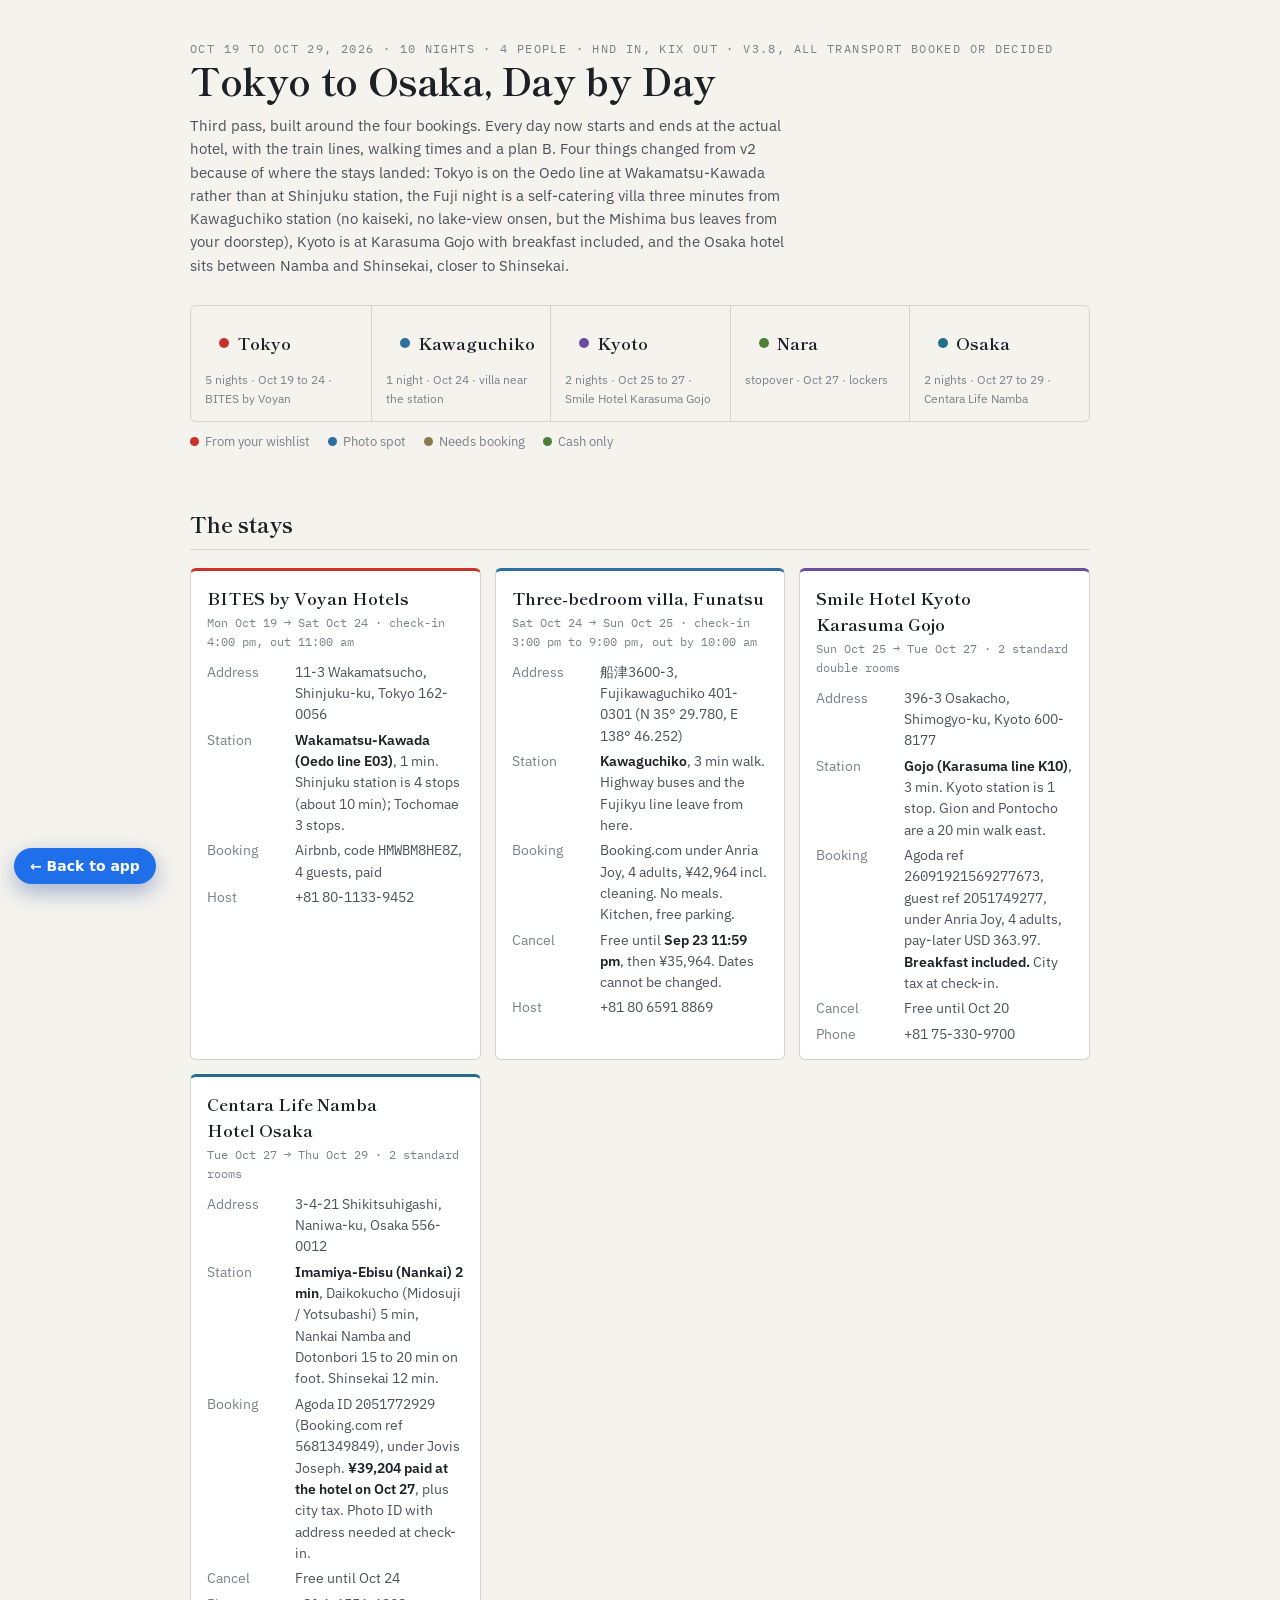
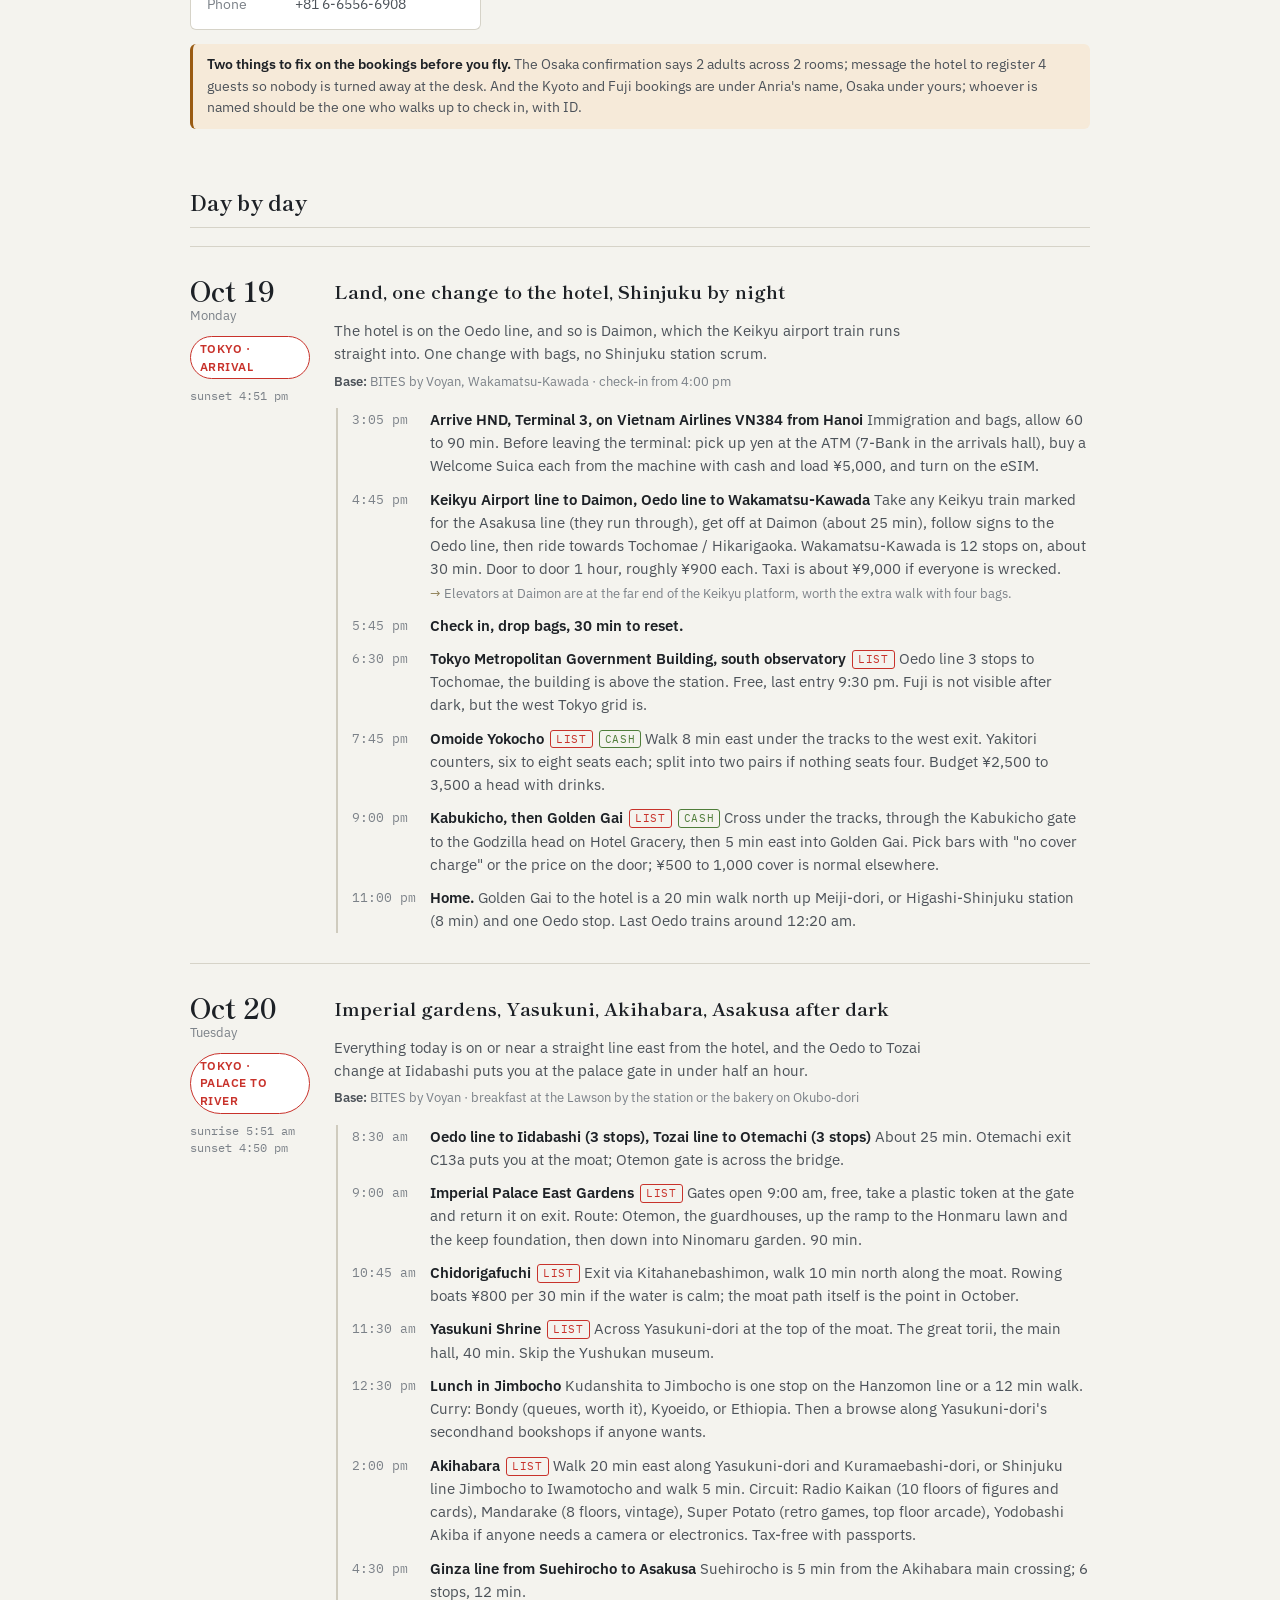
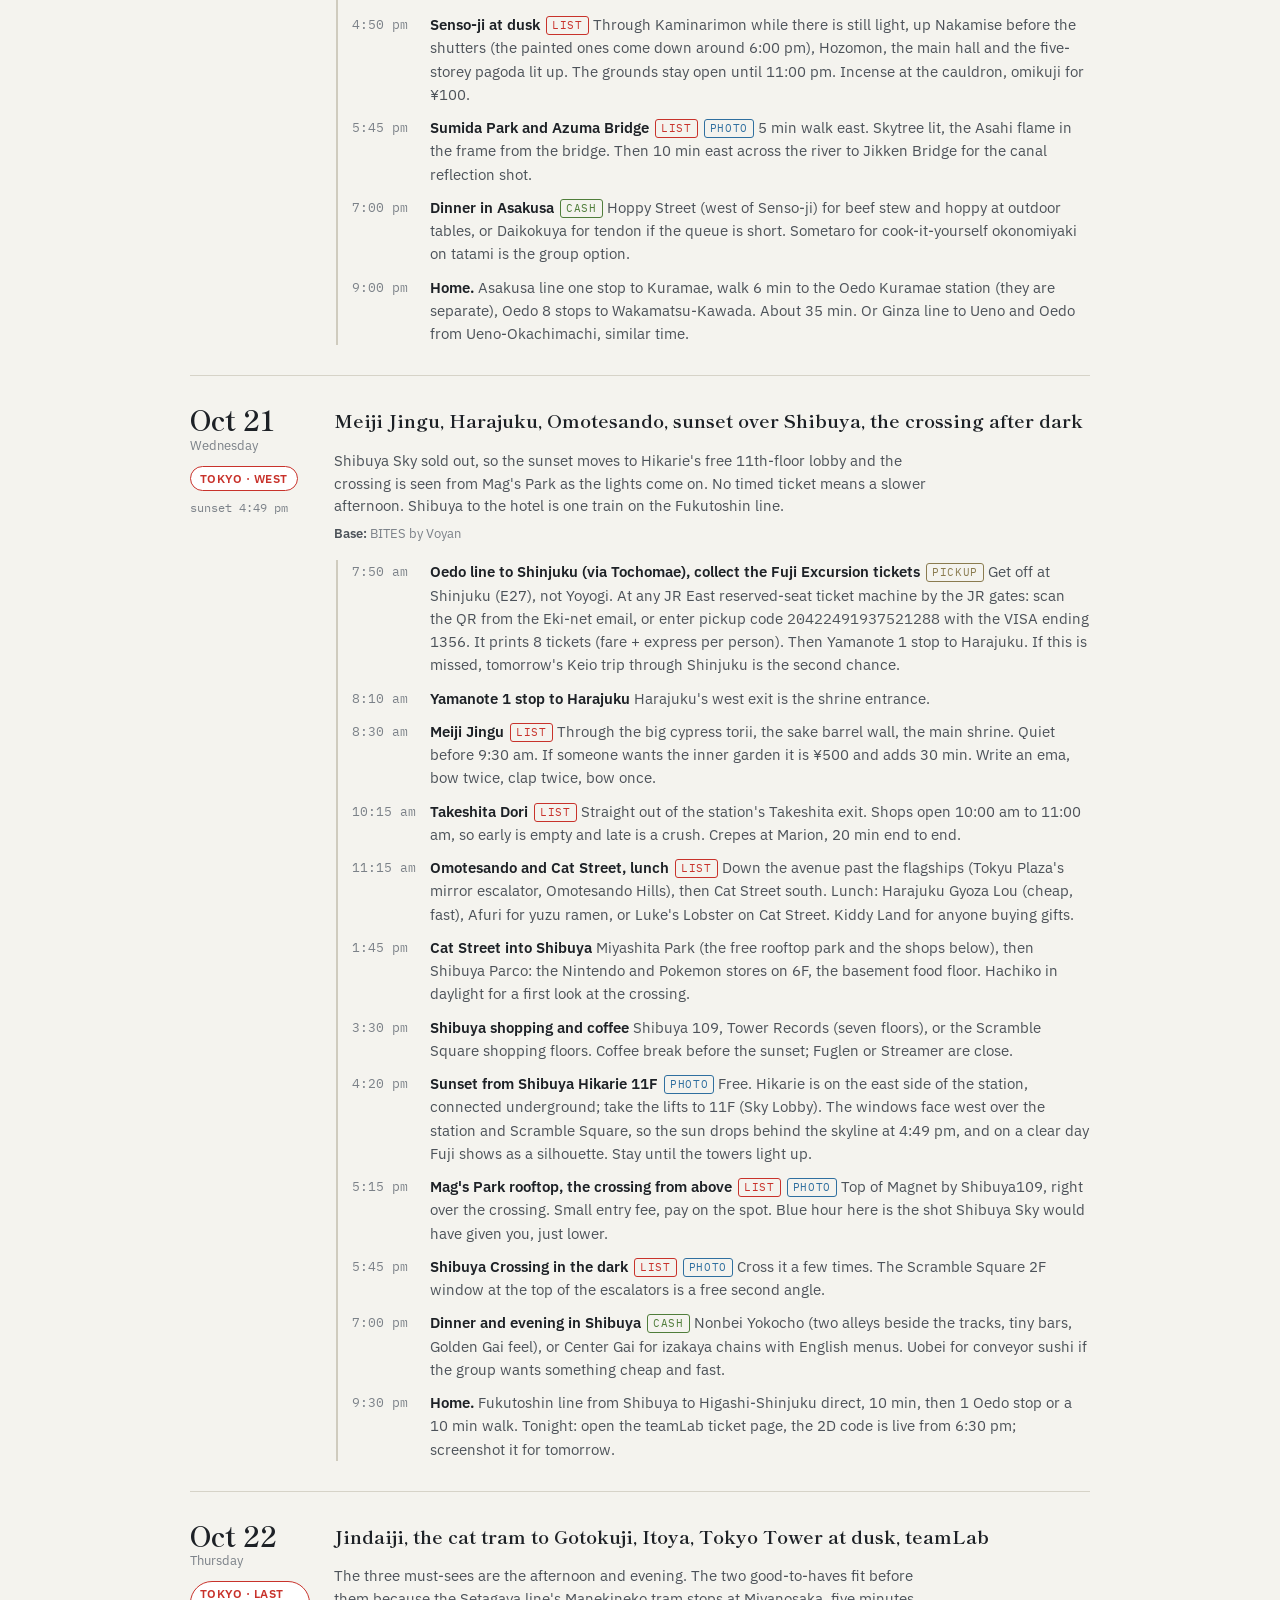
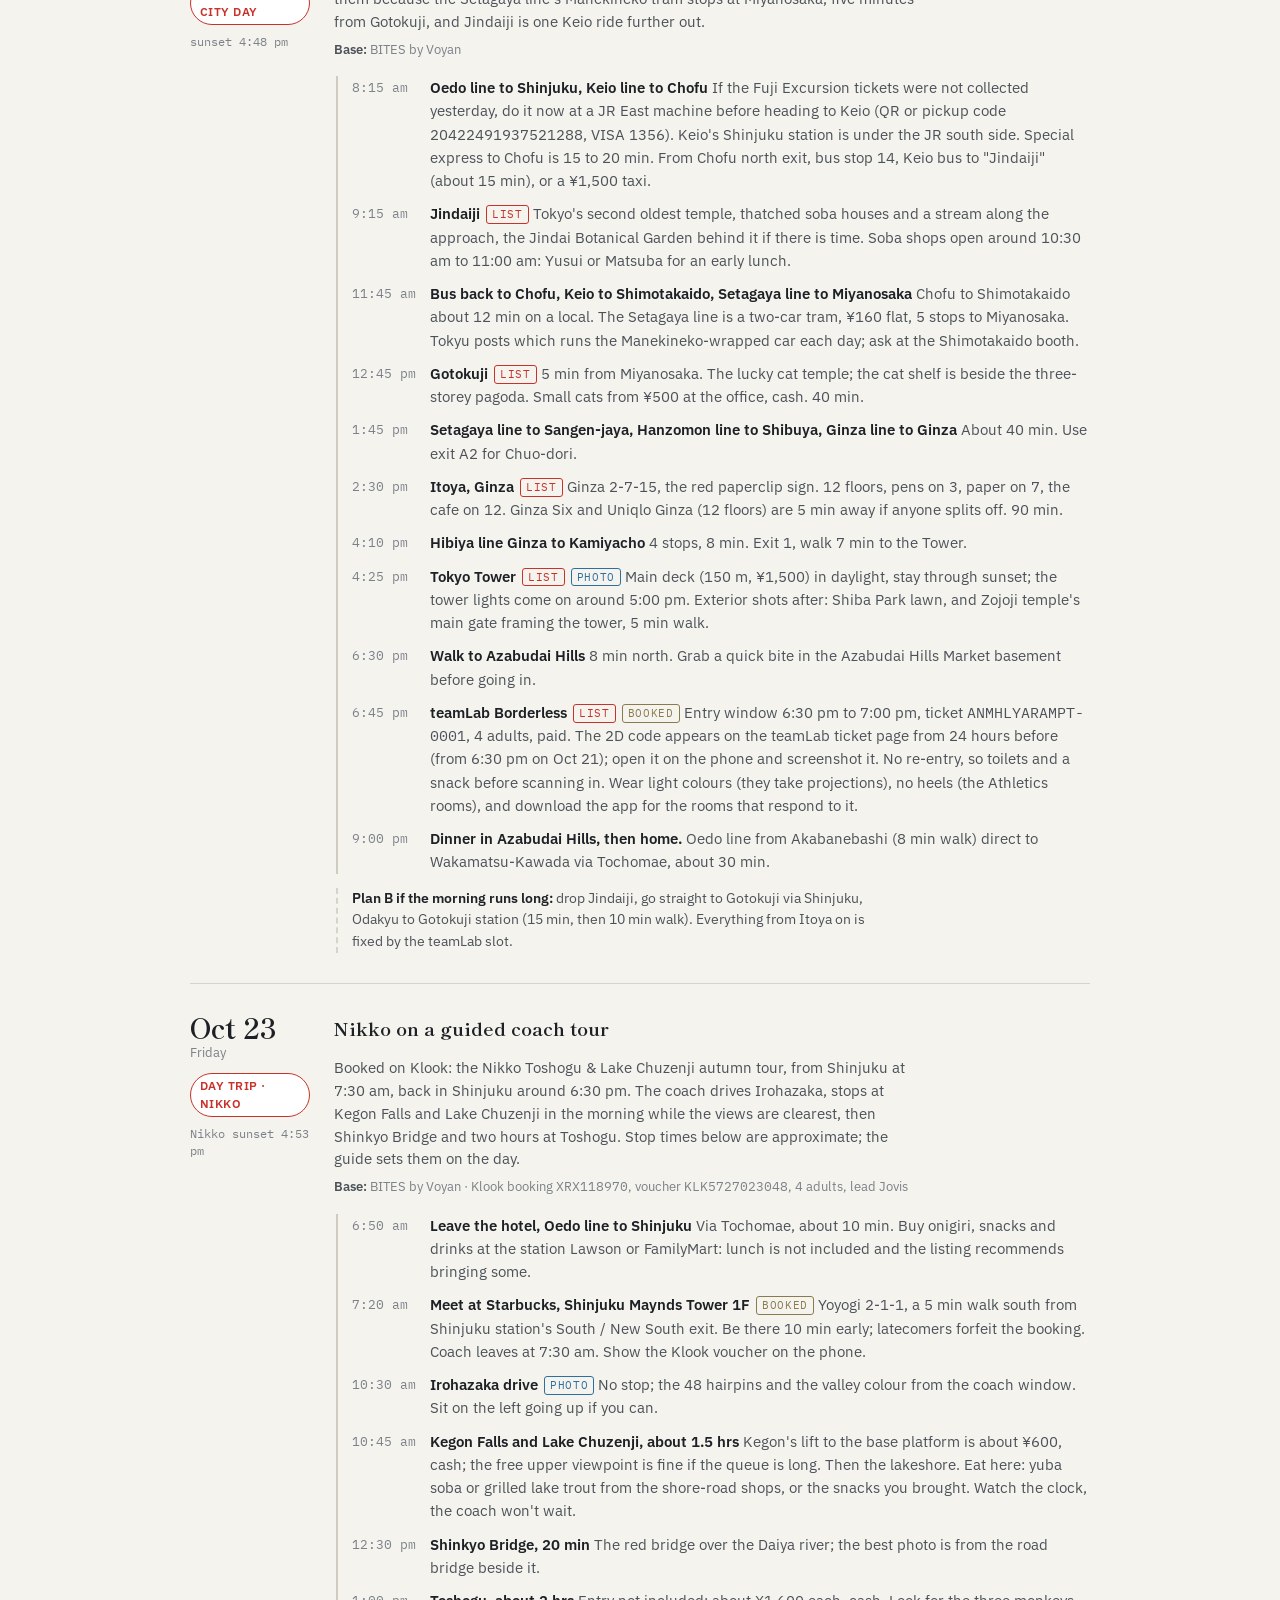
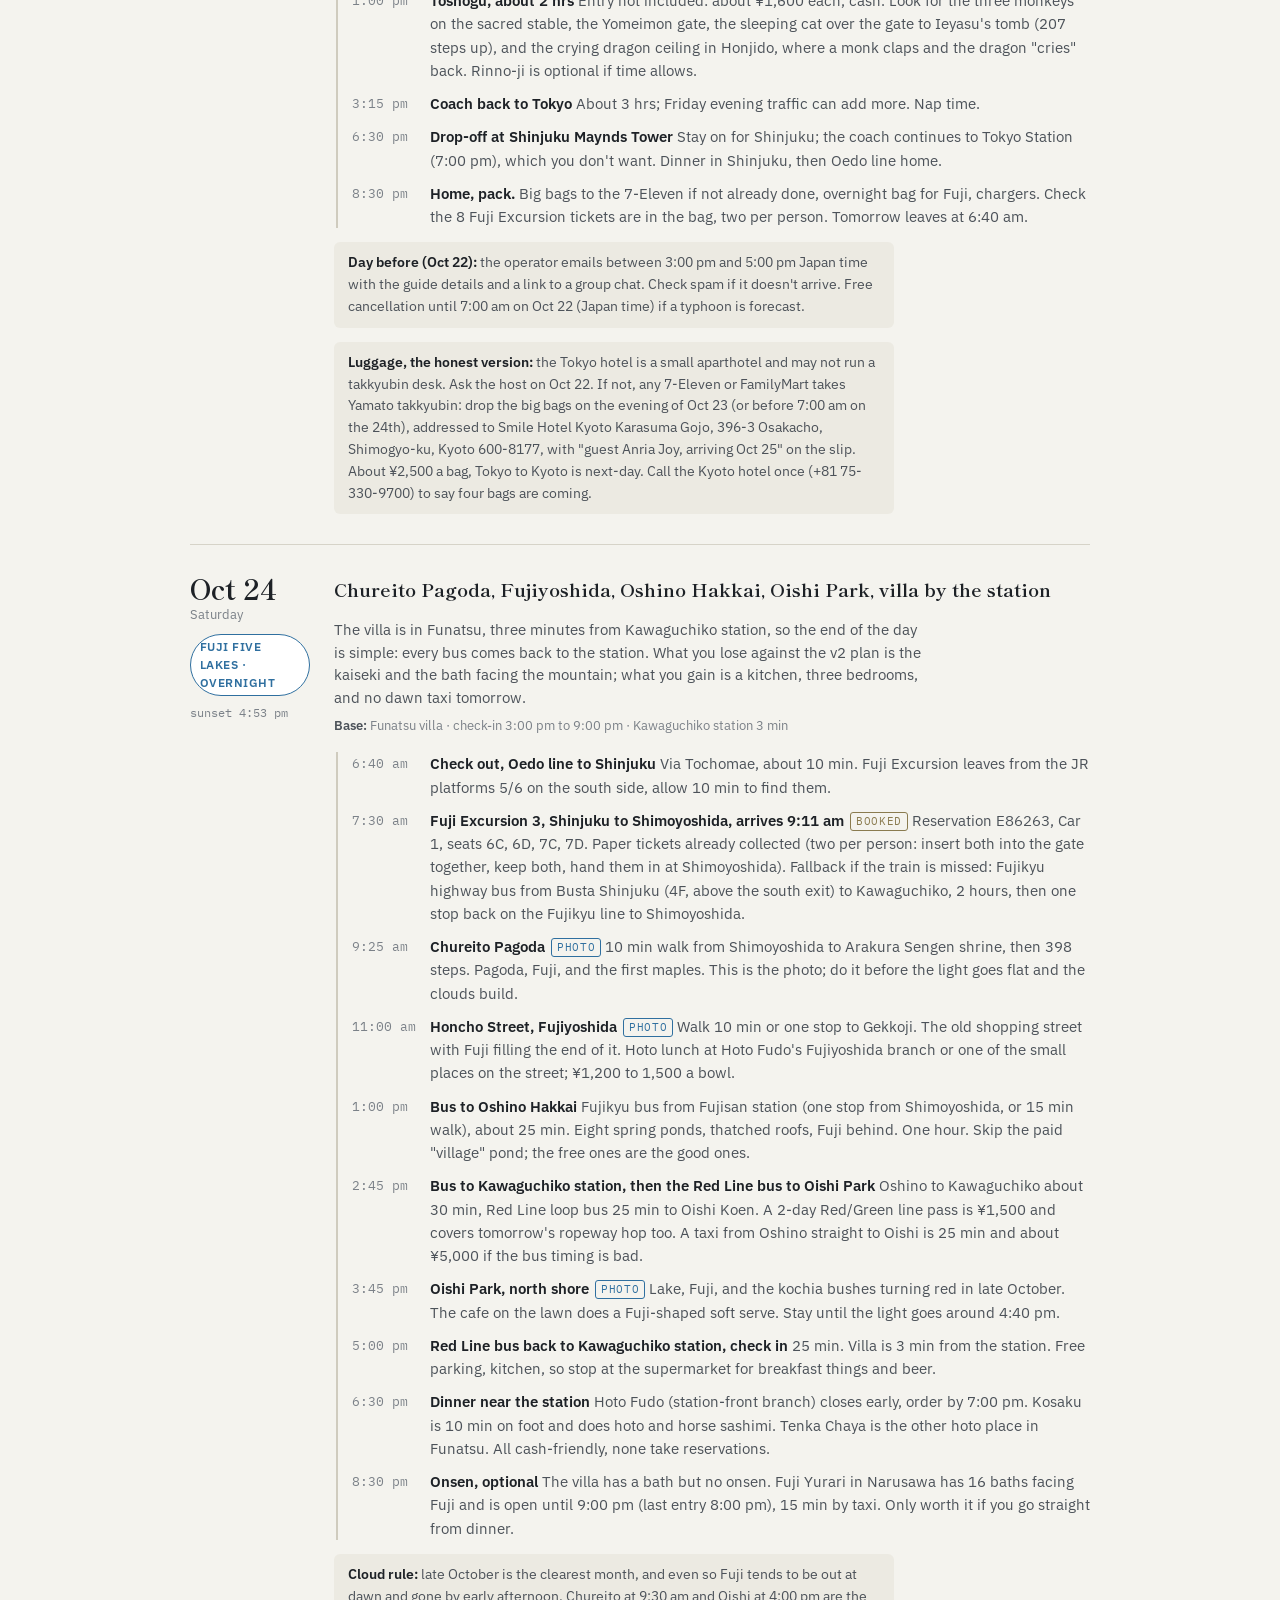
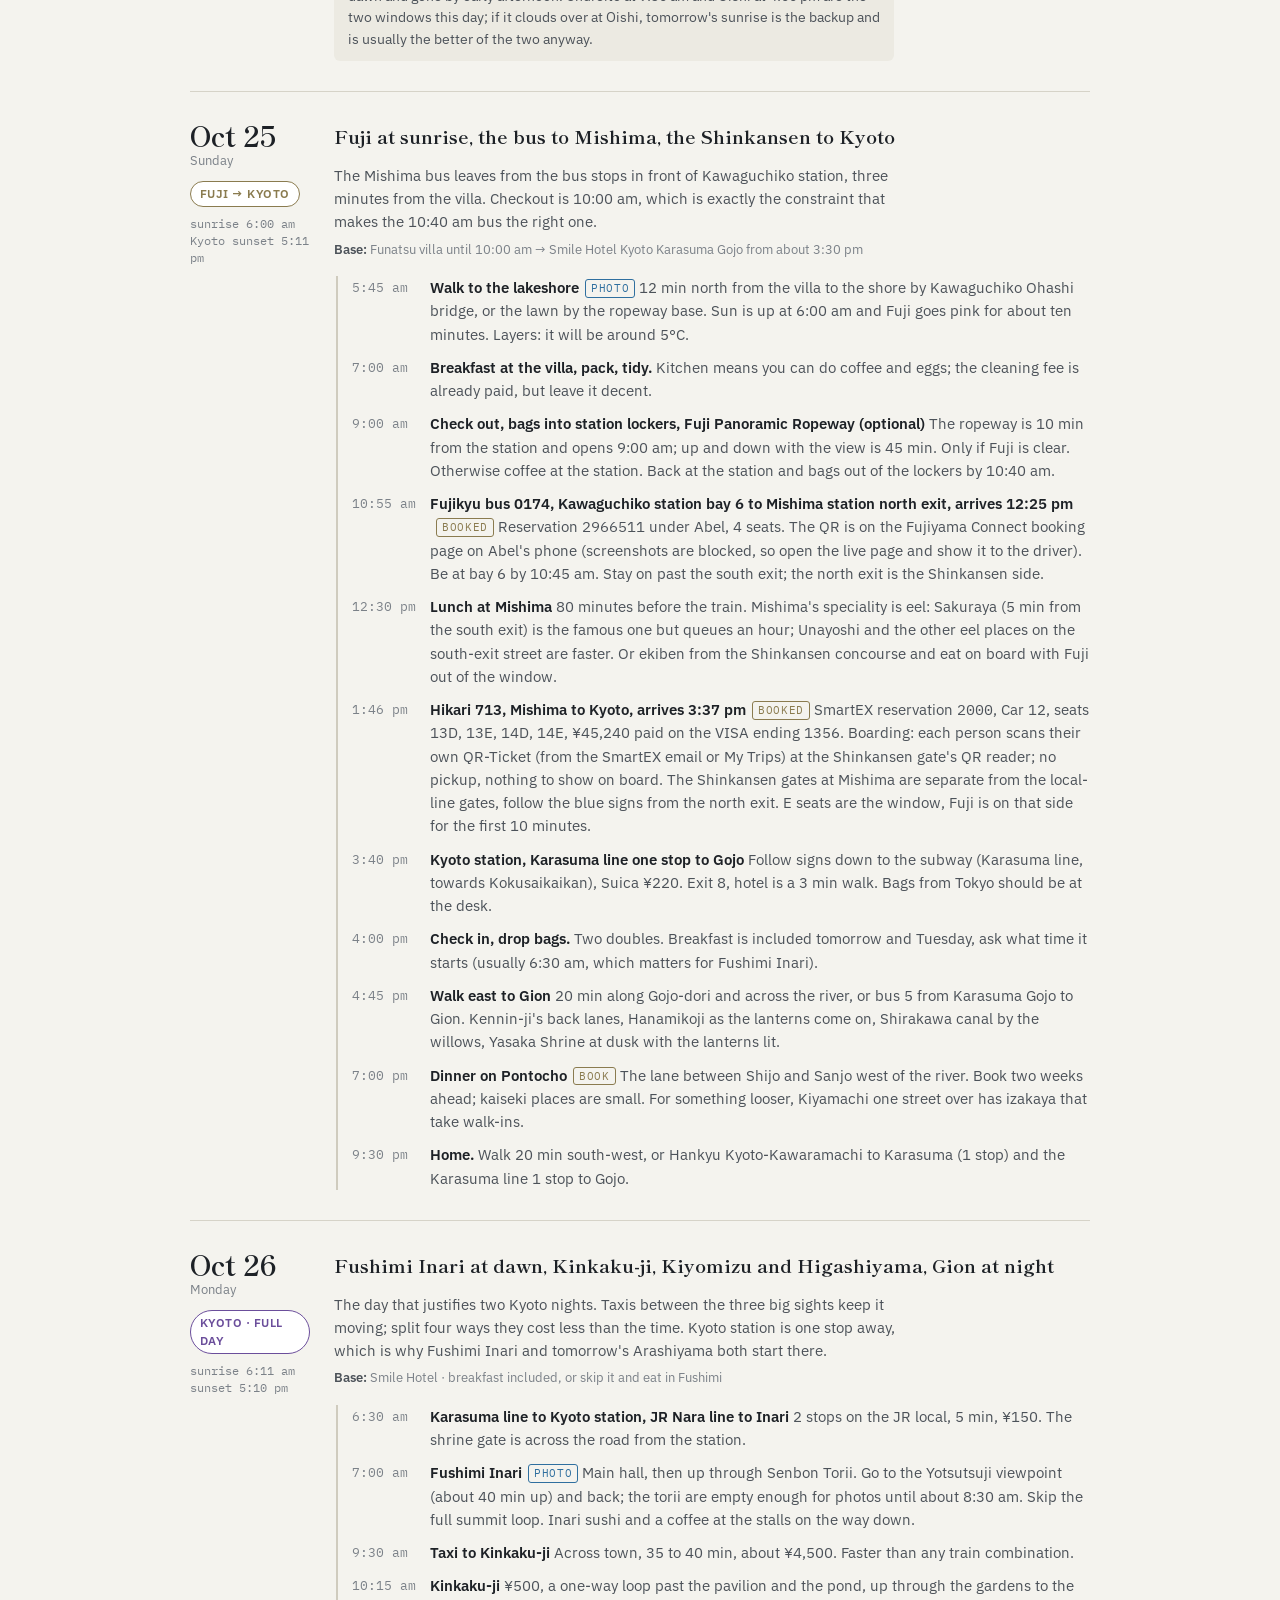
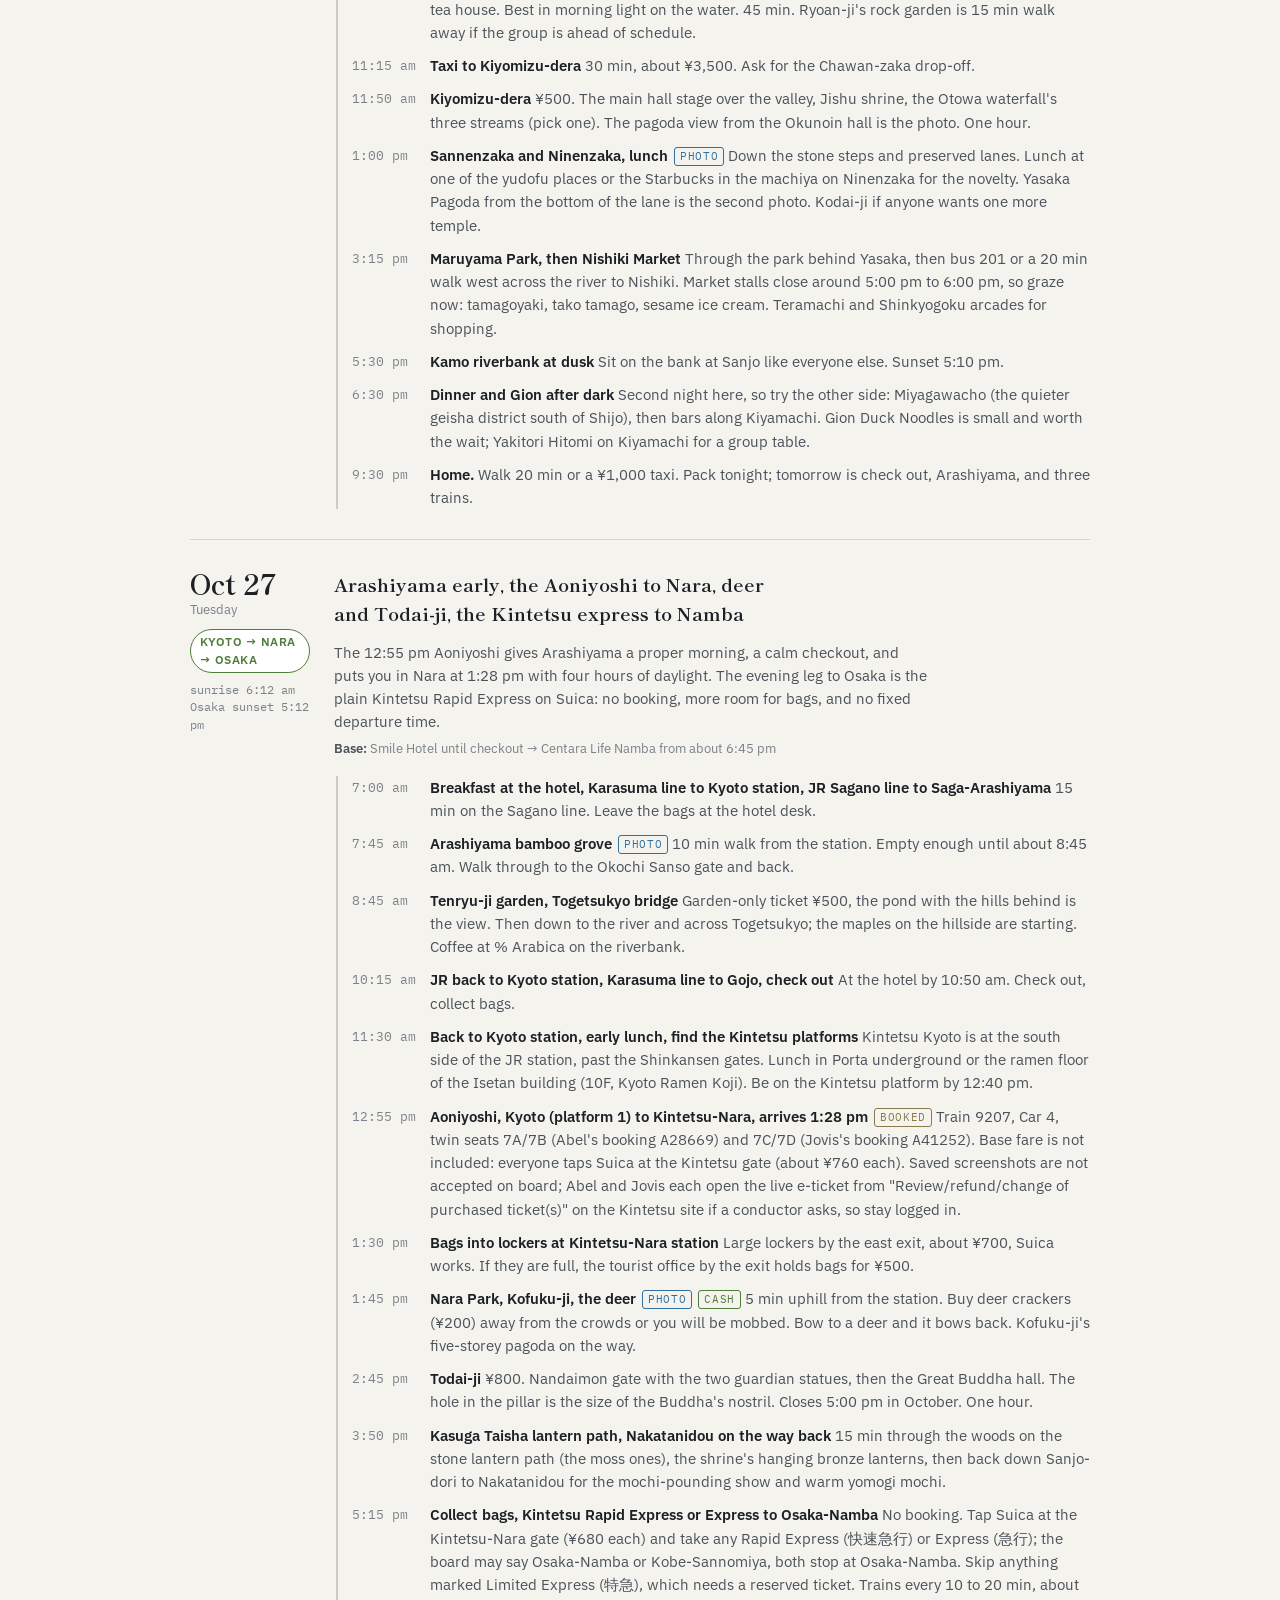
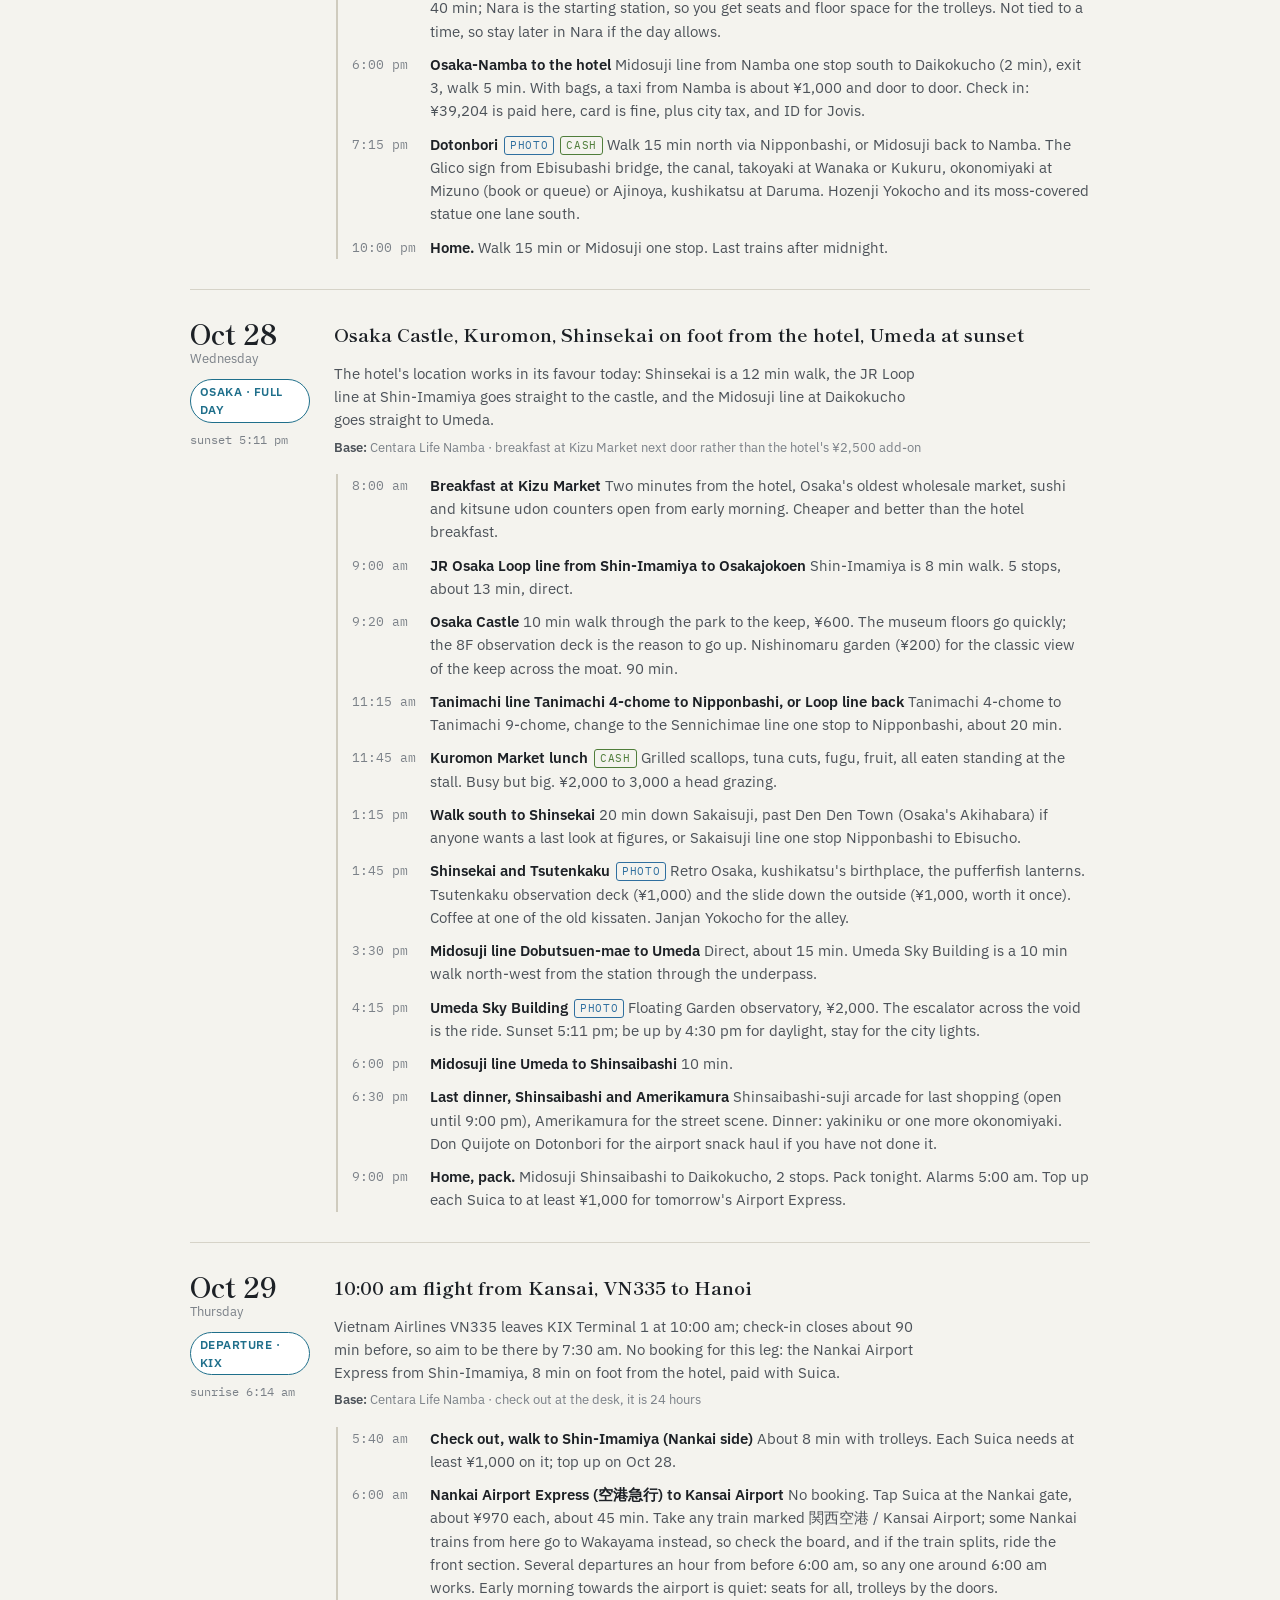
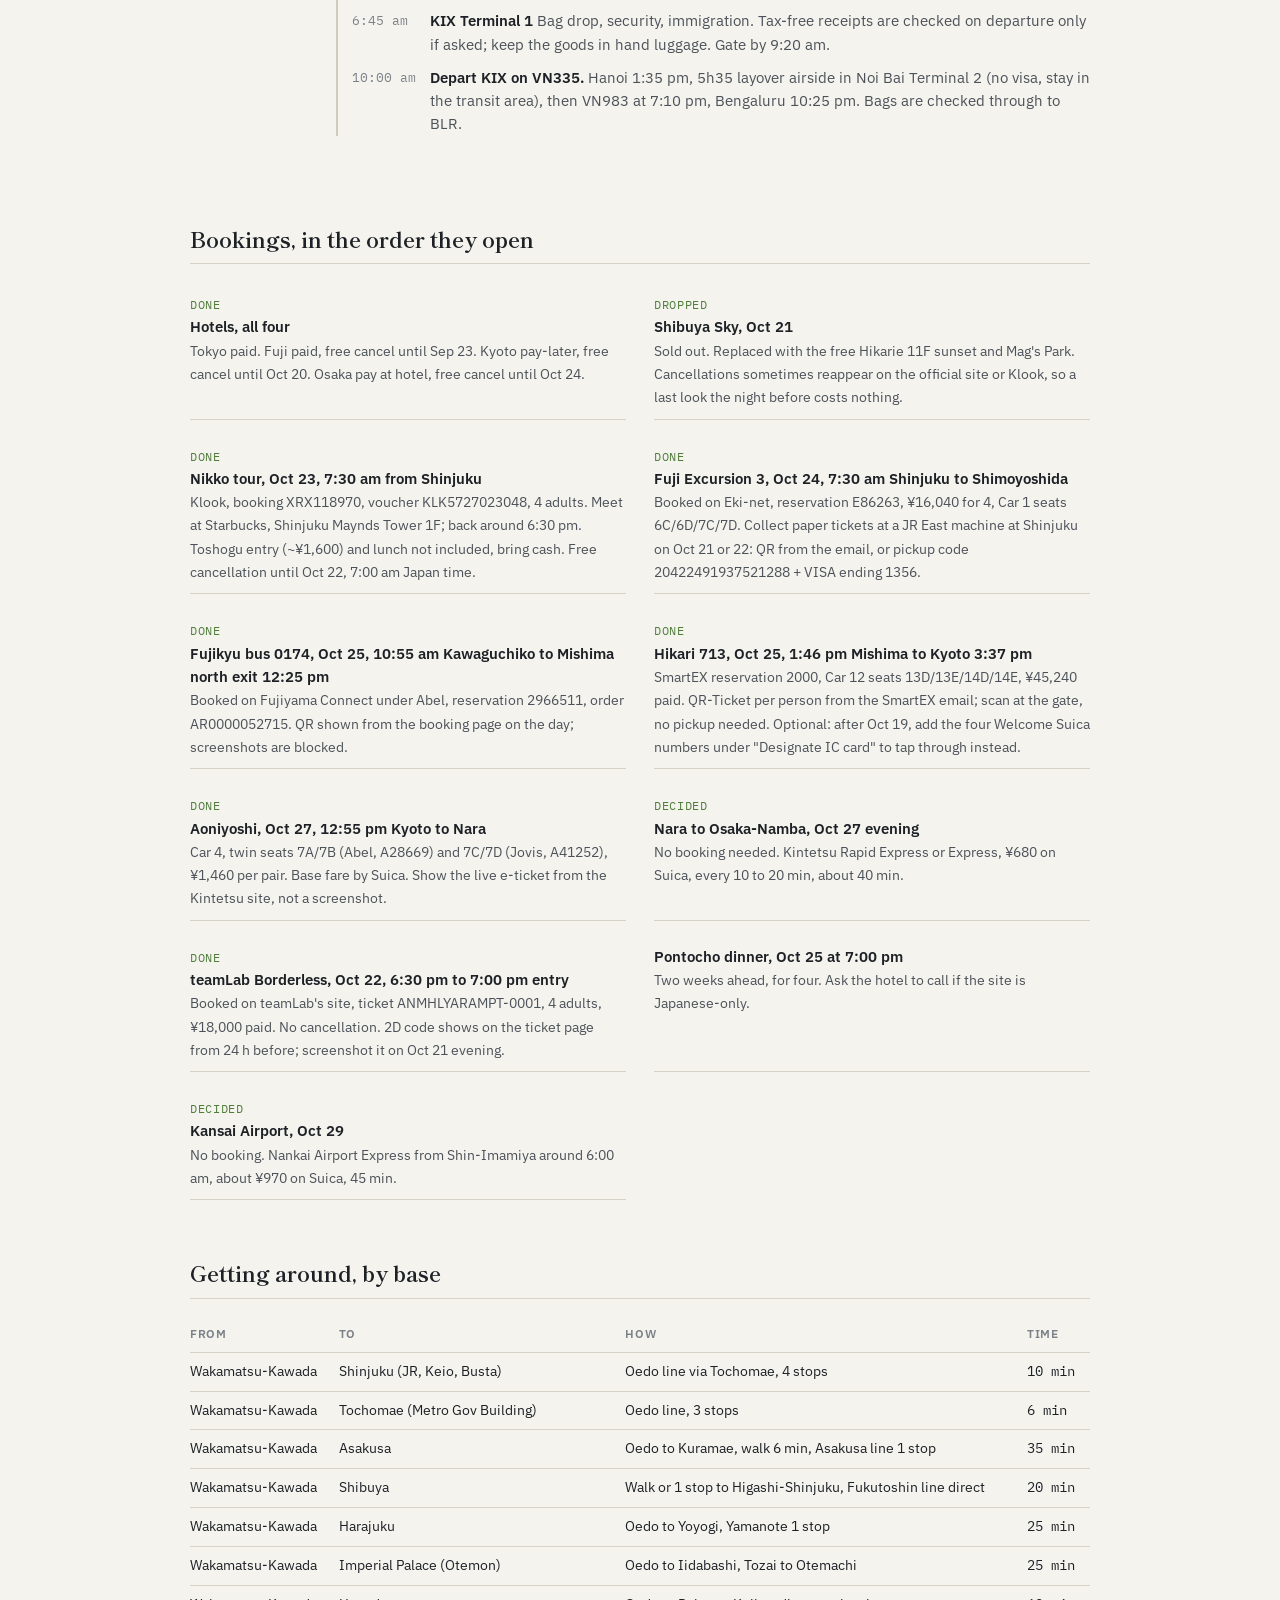
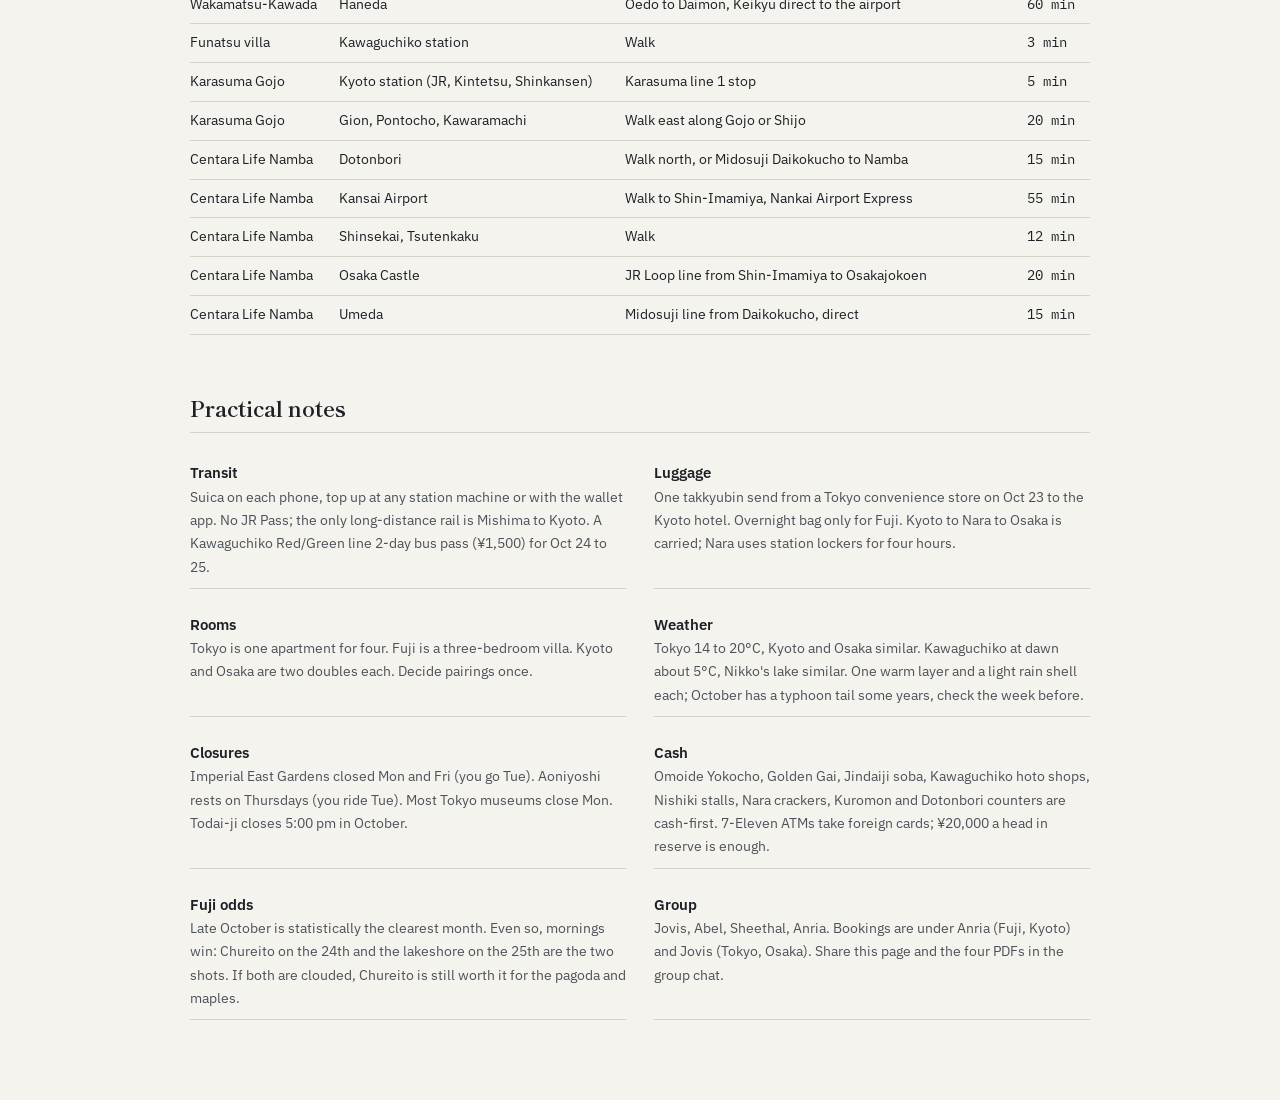
<file: itinerary/index.html>
<!doctype html><html lang="en"><head><meta name="theme-color" content="#1f6feb"><meta charset="utf-8"><meta name="viewport" content="width=device-width,initial-scale=1"></head><body>
<title>Tokyo to Osaka, Day by Day</title>
<link rel="stylesheet" href="https://fonts.googleapis.com/css2?family=Shippori+Mincho:wght@500;700&family=IBM+Plex+Sans:wght@400;500;600&family=IBM+Plex+Mono:wght@400;500&display=swap">
<style>
:root{
  --paper:#f4f3ee;--paper-2:#eae8e0;--ink:#1d2126;--ink-2:#4c5259;--ink-3:#7b8188;--line:#d6d3c8;
  --tokyo:#c8322b;--fuji:#2f6f9f;--kyoto:#6b4e9b;--nara:#4f7d3a;--osaka:#1f6f8b;--transit:#8a7b4f;--cut:#9a9a92;
  --chip-bg:#ffffff;--rail:#cfcbbe;--note-bg:#eceae2;--warn-bg:#f6ead9;--warn:#9a5b12;
}
@media (prefers-color-scheme: dark){:root:not([data-theme="light"]){
  --paper:#16181b;--paper-2:#1f2226;--ink:#ecebe5;--ink-2:#b8b7ae;--ink-3:#84837b;--line:#33363b;
  --tokyo:#ef6a5f;--fuji:#7db6e0;--kyoto:#b094e0;--nara:#8fbf78;--osaka:#63b2d0;--transit:#c9b674;--cut:#7c7c74;
  --chip-bg:#24272b;--rail:#3a3d42;--note-bg:#212429;--warn-bg:#2d2519;--warn:#e0b070;
}}
:root[data-theme="dark"]{
  --paper:#16181b;--paper-2:#1f2226;--ink:#ecebe5;--ink-2:#b8b7ae;--ink-3:#84837b;--line:#33363b;
  --tokyo:#ef6a5f;--fuji:#7db6e0;--kyoto:#b094e0;--nara:#8fbf78;--osaka:#63b2d0;--transit:#c9b674;--cut:#7c7c74;
  --chip-bg:#24272b;--rail:#3a3d42;--note-bg:#212429;--warn-bg:#2d2519;--warn:#e0b070;
}
*{box-sizing:border-box}
body{margin:0;background:var(--paper);color:var(--ink);font-family:"IBM Plex Sans",system-ui,-apple-system,Segoe UI,sans-serif;font-size:15px;line-height:1.55;padding-inline:20px;padding-block:40px 80px}
.wrap{max-width:900px;margin:0 auto}
h1,h2,h3,h4{font-family:"Shippori Mincho","Hiragino Mincho ProN",Georgia,serif;font-weight:700;text-wrap:balance;margin:0}
h1{font-size:2.4rem;line-height:1.1;letter-spacing:-.01em}
h2{font-size:1.35rem;margin-block:56px 18px;padding-bottom:8px;border-bottom:1px solid var(--line)}
h4{font-size:.95rem;font-family:"IBM Plex Sans",sans-serif;font-weight:600;margin-top:16px;margin-bottom:6px}
.eyebrow{font-family:"IBM Plex Mono",ui-monospace,monospace;font-size:.72rem;letter-spacing:.12em;text-transform:uppercase;color:var(--ink-3)}
.lede{color:var(--ink-2);max-width:66ch;margin-top:14px}
.mono{font-family:"IBM Plex Mono",ui-monospace,monospace;font-variant-numeric:tabular-nums}
.route{display:flex;margin-top:28px;border:1px solid var(--line);border-radius:6px;overflow:hidden;flex-wrap:wrap}
.route div{flex:1 1 140px;padding:12px 14px;border-left:1px solid var(--line);min-width:0}
.route div:first-child{border-left:0}
.route .city{font-family:"Shippori Mincho",serif;font-weight:700;font-size:1.05rem;display:flex;align-items:center;gap:8px}
.route .city::before{content:"";width:10px;height:10px;border-radius:50%;background:var(--c);flex:none}
.route small{display:block;color:var(--ink-3);font-size:.78rem;margin-top:2px}
.stays{display:grid;grid-template-columns:repeat(auto-fit,minmax(260px,1fr));gap:14px}
.stay{border:1px solid var(--line);border-top:3px solid var(--c);border-radius:6px;padding:14px 16px;background:var(--chip-bg)}
.stay h3{font-size:1.05rem;margin-bottom:2px}
.stay .when{font-family:"IBM Plex Mono",monospace;font-size:.78rem;color:var(--ink-3)}
.stay dl{margin:10px 0 0;display:grid;grid-template-columns:78px 1fr;gap:4px 10px;font-size:.86rem}
.stay dt{color:var(--ink-3)}
.stay dd{margin:0;color:var(--ink-2)}
.stay dd b{color:var(--ink);font-weight:600}
.day{display:grid;grid-template-columns:120px 1fr;gap:0 24px;padding-block:30px;border-top:1px solid var(--line);position:relative}
.day:first-of-type{border-top:0}
.stamp{position:sticky;top:12px;align-self:start}
.stamp .d{font-family:"Shippori Mincho",serif;font-size:1.7rem;font-weight:700;line-height:1}
.stamp .w{color:var(--ink-3);font-size:.8rem;margin-top:2px}
.stamp .sun{color:var(--ink-3);font-size:.72rem;margin-top:8px;font-family:"IBM Plex Mono",monospace;line-height:1.5}
.chip{display:inline-block;margin-top:10px;padding:3px 9px;border-radius:999px;font-size:.72rem;font-weight:600;letter-spacing:.04em;text-transform:uppercase;background:var(--chip-bg);border:1px solid var(--c);color:var(--c)}
.day h3{font-size:1.15rem;font-weight:700;margin-bottom:4px}
.day .sub{color:var(--ink-2);font-size:.92rem;margin-bottom:6px;max-width:66ch}
.base{font-size:.82rem;color:var(--ink-3);margin-bottom:16px}
.base b{color:var(--ink-2);font-weight:600}
.slots{display:grid;grid-template-columns:64px 1fr;gap:10px 14px;border-left:2px solid var(--rail);padding-left:14px;margin-left:2px}
.slots .t{font-family:"IBM Plex Mono",ui-monospace,monospace;font-size:.82rem;color:var(--ink-3);padding-top:2px;font-variant-numeric:tabular-nums}
.slots .a{margin:0}
.slots .a b{font-weight:600}
.slots .a span{color:var(--ink-2)}
.slots .a .go{display:block;font-size:.84rem;color:var(--ink-3);margin-top:2px}
.slots .a .go::before{content:"→ ";color:var(--transit)}
.slots .a .tag{display:inline-block;font-family:"IBM Plex Mono",monospace;font-size:.68rem;letter-spacing:.06em;text-transform:uppercase;color:var(--tokyo);border:1px solid currentColor;border-radius:3px;padding:0 5px;margin-left:6px;vertical-align:1px}
.slots .a .tag.book{color:var(--transit)}
.slots .a .tag.photo{color:var(--fuji)}
.slots .a .tag.cash{color:var(--nara)}
.note{margin-top:14px;background:var(--note-bg);border-radius:6px;padding:10px 14px;font-size:.88rem;color:var(--ink-2);max-width:70ch}
.note b{color:var(--ink);font-weight:600}
.warn{background:var(--warn-bg);border-left:3px solid var(--warn)}
.plan-b{border-left:2px dashed var(--line);padding-left:14px;margin-left:2px;margin-top:14px;font-size:.88rem;color:var(--ink-2);max-width:70ch}
.plan-b b{color:var(--ink);font-weight:600}
.grid2{display:grid;grid-template-columns:1fr 1fr;gap:14px 28px}
.item{padding:10px 0;border-bottom:1px solid var(--line)}
.item b{display:block;font-weight:600}
.item span{color:var(--ink-2);font-size:.9rem}
.item .done{color:var(--nara);font-family:"IBM Plex Mono",monospace;font-size:.72rem;text-transform:uppercase;letter-spacing:.06em}
table{border-collapse:collapse;width:100%;font-size:.88rem}
th,td{text-align:left;padding:8px 10px 8px 0;border-bottom:1px solid var(--line);vertical-align:top}
th{font-weight:600;font-size:.76rem;letter-spacing:.06em;text-transform:uppercase;color:var(--ink-3)}
.tbl{overflow-x:auto}
.legend{display:flex;gap:18px;flex-wrap:wrap;margin-top:10px;font-size:.8rem;color:var(--ink-3)}
.legend i{display:inline-block;width:9px;height:9px;border-radius:50%;margin-right:6px}
@media (max-width:640px){
  .day{grid-template-columns:1fr;gap:10px}
  .stamp{position:static;display:flex;align-items:baseline;gap:12px;flex-wrap:wrap}
  .stamp .chip,.stamp .sun{margin-top:0}
  .grid2{grid-template-columns:1fr}
  h1{font-size:1.9rem}
  .slots{grid-template-columns:52px 1fr}
}
</style>

<div class="wrap">
  <div class="eyebrow">Oct 19 to Oct 29, 2026 · 10 nights · 4 people · HND in, KIX out · v3.8, all transport booked or decided</div>
  <h1>Tokyo to Osaka, Day by Day</h1>
  <p class="lede">Third pass, built around the four bookings. Every day now starts and ends at the actual hotel, with the train lines, walking times and a plan B. Four things changed from v2 because of where the stays landed: Tokyo is on the Oedo line at Wakamatsu-Kawada rather than at Shinjuku station, the Fuji night is a self-catering villa three minutes from Kawaguchiko station (no kaiseki, no lake-view onsen, but the Mishima bus leaves from your doorstep), Kyoto is at Karasuma Gojo with breakfast included, and the Osaka hotel sits between Namba and Shinsekai, closer to Shinsekai.</p>

  <div class="route">
    <div style="--c:var(--tokyo)"><div class="city">Tokyo</div><small>5 nights · Oct 19 to 24 · BITES by Voyan</small></div>
    <div style="--c:var(--fuji)"><div class="city">Kawaguchiko</div><small>1 night · Oct 24 · villa near the station</small></div>
    <div style="--c:var(--kyoto)"><div class="city">Kyoto</div><small>2 nights · Oct 25 to 27 · Smile Hotel Karasuma Gojo</small></div>
    <div style="--c:var(--nara)"><div class="city">Nara</div><small>stopover · Oct 27 · lockers</small></div>
    <div style="--c:var(--osaka)"><div class="city">Osaka</div><small>2 nights · Oct 27 to 29 · Centara Life Namba</small></div>
  </div>
  <div class="legend"><span><i style="background:var(--tokyo)"></i>From your wishlist</span><span><i style="background:var(--fuji)"></i>Photo spot</span><span><i style="background:var(--transit)"></i>Needs booking</span><span><i style="background:var(--nara)"></i>Cash only</span></div>

  <h2>The stays</h2>
  <div class="stays">
    <div class="stay" style="--c:var(--tokyo)">
      <h3>BITES by Voyan Hotels</h3>
      <div class="when">Mon Oct 19 → Sat Oct 24 · check-in 16:00, out 11:00</div>
      <dl>
        <dt>Address</dt><dd>11-3 Wakamatsucho, Shinjuku-ku, Tokyo 162-0056</dd>
        <dt>Station</dt><dd><b>Wakamatsu-Kawada (Oedo line E03)</b>, 1 min. Shinjuku station is 4 stops (about 10 min); Tochomae 3 stops.</dd>
        <dt>Booking</dt><dd>Airbnb, code <span class="mono">HMWBM8HE8Z</span>, 4 guests, paid</dd>
        <dt>Host</dt><dd>+81 80-1133-9452</dd>
      </dl>
    </div>
    <div class="stay" style="--c:var(--fuji)">
      <h3>Three-bedroom villa, Funatsu</h3>
      <div class="when">Sat Oct 24 → Sun Oct 25 · check-in 15:00 to 21:00, out by 10:00</div>
      <dl>
        <dt>Address</dt><dd>船津3600-3, Fujikawaguchiko 401-0301 (N 35° 29.780, E 138° 46.252)</dd>
        <dt>Station</dt><dd><b>Kawaguchiko</b>, 3 min walk. Highway buses and the Fujikyu line leave from here.</dd>
        <dt>Booking</dt><dd>Booking.com under Anria Joy, 4 adults, ¥42,964 incl. cleaning. No meals. Kitchen, free parking.</dd>
        <dt>Cancel</dt><dd>Free until <b>Sep 23 23:59</b>, then ¥35,964. Dates cannot be changed.</dd>
        <dt>Host</dt><dd>+81 80 6591 8869</dd>
      </dl>
    </div>
    <div class="stay" style="--c:var(--kyoto)">
      <h3>Smile Hotel Kyoto Karasuma Gojo</h3>
      <div class="when">Sun Oct 25 → Tue Oct 27 · 2 standard double rooms</div>
      <dl>
        <dt>Address</dt><dd>396-3 Osakacho, Shimogyo-ku, Kyoto 600-8177</dd>
        <dt>Station</dt><dd><b>Gojo (Karasuma line K10)</b>, 3 min. Kyoto station is 1 stop. Gion and Pontocho are a 20 min walk east.</dd>
        <dt>Booking</dt><dd>Agoda ref <span class="mono">26091921569277673</span>, guest ref 2051749277, under Anria Joy, 4 adults, pay-later USD 363.97. <b>Breakfast included.</b> City tax at check-in.</dd>
        <dt>Cancel</dt><dd>Free until Oct 20</dd>
        <dt>Phone</dt><dd>+81 75-330-9700</dd>
      </dl>
    </div>
    <div class="stay" style="--c:var(--osaka)">
      <h3>Centara Life Namba Hotel Osaka</h3>
      <div class="when">Tue Oct 27 → Thu Oct 29 · 2 standard rooms</div>
      <dl>
        <dt>Address</dt><dd>3-4-21 Shikitsuhigashi, Naniwa-ku, Osaka 556-0012</dd>
        <dt>Station</dt><dd><b>Imamiya-Ebisu (Nankai) 2 min</b>, Daikokucho (Midosuji / Yotsubashi) 5 min, Nankai Namba and Dotonbori 15 to 20 min on foot. Shinsekai 12 min.</dd>
        <dt>Booking</dt><dd>Agoda ID <span class="mono">2051772929</span> (Booking.com ref 5681349849), under Jovis Joseph. <b>¥39,204 paid at the hotel on Oct 27</b>, plus city tax. Photo ID with address needed at check-in.</dd>
        <dt>Cancel</dt><dd>Free until Oct 24</dd>
        <dt>Phone</dt><dd>+81 6-6556-6908</dd>
      </dl>
    </div>
  </div>
  <div class="note warn" style="max-width:none"><b>Two things to fix on the bookings before you fly.</b> The Osaka confirmation says 2 adults across 2 rooms; message the hotel to register 4 guests so nobody is turned away at the desk. And the Kyoto and Fuji bookings are under Anria's name, Osaka under yours; whoever is named should be the one who walks up to check in, with ID.</div>

  <h2>Day by day</h2>

  <div class="day">
    <div class="stamp" style="--c:var(--tokyo)"><div class="d">Oct 19</div><div class="w">Monday</div><span class="chip">Tokyo · arrival</span><div class="sun">sunset 16:51</div></div>
    <div>
      <h3>Land, one change to the hotel, Shinjuku by night</h3>
      <p class="sub">The hotel is on the Oedo line, and so is Daimon, which the Keikyu airport train runs straight into. One change with bags, no Shinjuku station scrum.</p>
      <div class="base"><b>Base:</b> BITES by Voyan, Wakamatsu-Kawada · check-in from 16:00</div>
      <div class="slots">
        <div class="t">15:05</div><p class="a"><b>Arrive HND, Terminal 3, on Vietnam Airlines VN384 from Hanoi</b> <span>Immigration and bags, allow 60 to 90 min. Before leaving the terminal: pick up yen at the ATM (7-Bank in the arrivals hall), buy a Welcome Suica each from the machine with cash and load ¥5,000, and turn on the eSIM.</span></p>
        <div class="t">16:45</div><p class="a"><b>Keikyu Airport line to Daimon, Oedo line to Wakamatsu-Kawada</b> <span>Take any Keikyu train marked for the Asakusa line (they run through), get off at Daimon (about 25 min), follow signs to the Oedo line, then ride towards Tochomae / Hikarigaoka. Wakamatsu-Kawada is 12 stops on, about 30 min. Door to door 1 hour, roughly ¥900 each. Taxi is about ¥9,000 if everyone is wrecked.</span><span class="go">Elevators at Daimon are at the far end of the Keikyu platform, worth the extra walk with four bags.</span></p>
        <div class="t">17:45</div><p class="a"><b>Check in, drop bags, 30 min to reset.</b></p>
        <div class="t">18:30</div><p class="a"><b>Tokyo Metropolitan Government Building, south observatory</b><span class="tag">list</span> <span>Oedo line 3 stops to Tochomae, the building is above the station. Free, last entry 21:30. Fuji is not visible after dark, but the west Tokyo grid is.</span></p>
        <div class="t">19:45</div><p class="a"><b>Omoide Yokocho</b><span class="tag">list</span><span class="tag cash">cash</span> <span>Walk 8 min east under the tracks to the west exit. Yakitori counters, six to eight seats each; split into two pairs if nothing seats four. Budget ¥2,500 to 3,500 a head with drinks.</span></p>
        <div class="t">21:00</div><p class="a"><b>Kabukicho, then Golden Gai</b><span class="tag">list</span><span class="tag cash">cash</span> <span>Cross under the tracks, through the Kabukicho gate to the Godzilla head on Hotel Gracery, then 5 min east into Golden Gai. Pick bars with "no cover charge" or the price on the door; ¥500 to 1,000 cover is normal elsewhere.</span></p>
        <div class="t">23:00</div><p class="a"><b>Home.</b> <span>Golden Gai to the hotel is a 20 min walk north up Meiji-dori, or Higashi-Shinjuku station (8 min) and one Oedo stop. Last Oedo trains around 00:20.</span></p>
      </div>
    </div>
  </div>

  <div class="day">
    <div class="stamp" style="--c:var(--tokyo)"><div class="d">Oct 20</div><div class="w">Tuesday</div><span class="chip">Tokyo · palace to river</span><div class="sun">sunrise 05:51<br>sunset 16:50</div></div>
    <div>
      <h3>Imperial gardens, Yasukuni, Akihabara, Asakusa after dark</h3>
      <p class="sub">Everything today is on or near a straight line east from the hotel, and the Oedo to Tozai change at Iidabashi puts you at the palace gate in under half an hour.</p>
      <div class="base"><b>Base:</b> BITES by Voyan · breakfast at the Lawson by the station or the bakery on Okubo-dori</div>
      <div class="slots">
        <div class="t">08:30</div><p class="a"><b>Oedo line to Iidabashi (3 stops), Tozai line to Otemachi (3 stops)</b> <span>About 25 min. Otemachi exit C13a puts you at the moat; Otemon gate is across the bridge.</span></p>
        <div class="t">09:00</div><p class="a"><b>Imperial Palace East Gardens</b><span class="tag">list</span> <span>Gates open 09:00, free, take a plastic token at the gate and return it on exit. Route: Otemon, the guardhouses, up the ramp to the Honmaru lawn and the keep foundation, then down into Ninomaru garden. 90 min.</span></p>
        <div class="t">10:45</div><p class="a"><b>Chidorigafuchi</b><span class="tag">list</span> <span>Exit via Kitahanebashimon, walk 10 min north along the moat. Rowing boats ¥800 per 30 min if the water is calm; the moat path itself is the point in October.</span></p>
        <div class="t">11:30</div><p class="a"><b>Yasukuni Shrine</b><span class="tag">list</span> <span>Across Yasukuni-dori at the top of the moat. The great torii, the main hall, 40 min. Skip the Yushukan museum.</span></p>
        <div class="t">12:30</div><p class="a"><b>Lunch in Jimbocho</b> <span>Kudanshita to Jimbocho is one stop on the Hanzomon line or a 12 min walk. Curry: Bondy (queues, worth it), Kyoeido, or Ethiopia. Then a browse along Yasukuni-dori's secondhand bookshops if anyone wants.</span></p>
        <div class="t">14:00</div><p class="a"><b>Akihabara</b><span class="tag">list</span> <span>Walk 20 min east along Yasukuni-dori and Kuramaebashi-dori, or Shinjuku line Jimbocho to Iwamotocho and walk 5 min. Circuit: Radio Kaikan (10 floors of figures and cards), Mandarake (8 floors, vintage), Super Potato (retro games, top floor arcade), Yodobashi Akiba if anyone needs a camera or electronics. Tax-free with passports.</span></p>
        <div class="t">16:30</div><p class="a"><b>Ginza line from Suehirocho to Asakusa</b> <span>Suehirocho is 5 min from the Akihabara main crossing; 6 stops, 12 min.</span></p>
        <div class="t">16:50</div><p class="a"><b>Senso-ji at dusk</b><span class="tag">list</span> <span>Through Kaminarimon while there is still light, up Nakamise before the shutters (the painted ones come down around 18:00), Hozomon, the main hall and the five-storey pagoda lit up. The grounds stay open until 23:00. Incense at the cauldron, omikuji for ¥100.</span></p>
        <div class="t">17:45</div><p class="a"><b>Sumida Park and Azuma Bridge</b><span class="tag">list</span><span class="tag photo">photo</span> <span>5 min walk east. Skytree lit, the Asahi flame in the frame from the bridge. Then 10 min east across the river to Jikken Bridge for the canal reflection shot.</span></p>
        <div class="t">19:00</div><p class="a"><b>Dinner in Asakusa</b><span class="tag cash">cash</span> <span>Hoppy Street (west of Senso-ji) for beef stew and hoppy at outdoor tables, or Daikokuya for tendon if the queue is short. Sometaro for cook-it-yourself okonomiyaki on tatami is the group option.</span></p>
        <div class="t">21:00</div><p class="a"><b>Home.</b> <span>Asakusa line one stop to Kuramae, walk 6 min to the Oedo Kuramae station (they are separate), Oedo 8 stops to Wakamatsu-Kawada. About 35 min. Or Ginza line to Ueno and Oedo from Ueno-Okachimachi, similar time.</span></p>
      </div>
    </div>
  </div>

  <div class="day">
    <div class="stamp" style="--c:var(--tokyo)"><div class="d">Oct 21</div><div class="w">Wednesday</div><span class="chip">Tokyo · west</span><div class="sun">sunset 16:49</div></div>
    <div>
      <h3>Meiji Jingu, Harajuku, Omotesando, sunset over Shibuya, the crossing after dark</h3>
      <p class="sub">Shibuya Sky sold out, so the sunset moves to Hikarie's free 11th-floor lobby and the crossing is seen from Mag's Park as the lights come on. No timed ticket means a slower afternoon. Shibuya to the hotel is one train on the Fukutoshin line.</p>
      <div class="base"><b>Base:</b> BITES by Voyan</div>
      <div class="slots">
        <div class="t">07:50</div><p class="a"><b>Oedo line to Shinjuku (via Tochomae), collect the Fuji Excursion tickets</b><span class="tag book">pickup</span> <span>Get off at Shinjuku (E27), not Yoyogi. At any JR East reserved-seat ticket machine by the JR gates: scan the QR from the Eki-net email, or enter pickup code <span class="mono">20422491937521288</span> with the VISA ending 1356. It prints 8 tickets (fare + express per person). Then Yamanote 1 stop to Harajuku. If this is missed, tomorrow's Keio trip through Shinjuku is the second chance.</span></p>
        <div class="t">08:10</div><p class="a"><b>Yamanote 1 stop to Harajuku</b> <span>Harajuku's west exit is the shrine entrance.</span></p>
        <div class="t">08:30</div><p class="a"><b>Meiji Jingu</b><span class="tag">list</span> <span>Through the big cypress torii, the sake barrel wall, the main shrine. Quiet before 09:30. If someone wants the inner garden it is ¥500 and adds 30 min. Write an ema, bow twice, clap twice, bow once.</span></p>
        <div class="t">10:15</div><p class="a"><b>Takeshita Dori</b><span class="tag">list</span> <span>Straight out of the station's Takeshita exit. Shops open 10:00 to 11:00, so early is empty and late is a crush. Crepes at Marion, 20 min end to end.</span></p>
        <div class="t">11:15</div><p class="a"><b>Omotesando and Cat Street, lunch</b><span class="tag">list</span> <span>Down the avenue past the flagships (Tokyu Plaza's mirror escalator, Omotesando Hills), then Cat Street south. Lunch: Harajuku Gyoza Lou (cheap, fast), Afuri for yuzu ramen, or Luke's Lobster on Cat Street. Kiddy Land for anyone buying gifts.</span></p>
        <div class="t">13:45</div><p class="a"><b>Cat Street into Shibuya</b> <span>Miyashita Park (the free rooftop park and the shops below), then Shibuya Parco: the Nintendo and Pokemon stores on 6F, the basement food floor. Hachiko in daylight for a first look at the crossing.</span></p>
        <div class="t">15:30</div><p class="a"><b>Shibuya shopping and coffee</b> <span>Shibuya 109, Tower Records (seven floors), or the Scramble Square shopping floors. Coffee break before the sunset; Fuglen or Streamer are close.</span></p>
        <div class="t">16:20</div><p class="a"><b>Sunset from Shibuya Hikarie 11F</b><span class="tag photo">photo</span> <span>Free. Hikarie is on the east side of the station, connected underground; take the lifts to 11F (Sky Lobby). The windows face west over the station and Scramble Square, so the sun drops behind the skyline at 16:49, and on a clear day Fuji shows as a silhouette. Stay until the towers light up.</span></p>
        <div class="t">17:15</div><p class="a"><b>Mag's Park rooftop, the crossing from above</b><span class="tag">list</span><span class="tag photo">photo</span> <span>Top of Magnet by Shibuya109, right over the crossing. Small entry fee, pay on the spot. Blue hour here is the shot Shibuya Sky would have given you, just lower.</span></p>
        <div class="t">17:45</div><p class="a"><b>Shibuya Crossing in the dark</b><span class="tag">list</span><span class="tag photo">photo</span> <span>Cross it a few times. The Scramble Square 2F window at the top of the escalators is a free second angle.</span></p>
        <div class="t">19:00</div><p class="a"><b>Dinner and evening in Shibuya</b><span class="tag cash">cash</span> <span>Nonbei Yokocho (two alleys beside the tracks, tiny bars, Golden Gai feel), or Center Gai for izakaya chains with English menus. Uobei for conveyor sushi if the group wants something cheap and fast.</span></p>
        <div class="t">21:30</div><p class="a"><b>Home.</b> <span>Fukutoshin line from Shibuya to Higashi-Shinjuku direct, 10 min, then 1 Oedo stop or a 10 min walk. Tonight: open the teamLab ticket page, the 2D code is live from 18:30; screenshot it for tomorrow.</span></p>
      </div>
    </div>
  </div>

  <div class="day">
    <div class="stamp" style="--c:var(--tokyo)"><div class="d">Oct 22</div><div class="w">Thursday</div><span class="chip">Tokyo · last city day</span><div class="sun">sunset 16:48</div></div>
    <div>
      <h3>Jindaiji, the cat tram to Gotokuji, Itoya, Tokyo Tower at dusk, teamLab</h3>
      <p class="sub">The three must-sees are the afternoon and evening. The two good-to-haves fit before them because the Setagaya line's Manekineko tram stops at Miyanosaka, five minutes from Gotokuji, and Jindaiji is one Keio ride further out.</p>
      <div class="base"><b>Base:</b> BITES by Voyan</div>
      <div class="slots">
        <div class="t">08:15</div><p class="a"><b>Oedo line to Shinjuku, Keio line to Chofu</b> <span>If the Fuji Excursion tickets were not collected yesterday, do it now at a JR East machine before heading to Keio (QR or pickup code 20422491937521288, VISA 1356). Keio's Shinjuku station is under the JR south side. Special express to Chofu is 15 to 20 min. From Chofu north exit, bus stop 14, Keio bus to "Jindaiji" (about 15 min), or a ¥1,500 taxi.</span></p>
        <div class="t">09:15</div><p class="a"><b>Jindaiji</b><span class="tag">list</span> <span>Tokyo's second oldest temple, thatched soba houses and a stream along the approach, the Jindai Botanical Garden behind it if there is time. Soba shops open around 10:30 to 11:00: Yusui or Matsuba for an early lunch.</span></p>
        <div class="t">11:45</div><p class="a"><b>Bus back to Chofu, Keio to Shimotakaido, Setagaya line to Miyanosaka</b> <span>Chofu to Shimotakaido about 12 min on a local. The Setagaya line is a two-car tram, ¥160 flat, 5 stops to Miyanosaka. Tokyu posts which runs the Manekineko-wrapped car each day; ask at the Shimotakaido booth.</span></p>
        <div class="t">12:45</div><p class="a"><b>Gotokuji</b><span class="tag">list</span> <span>5 min from Miyanosaka. The lucky cat temple; the cat shelf is beside the three-storey pagoda. Small cats from ¥500 at the office, cash. 40 min.</span></p>
        <div class="t">13:45</div><p class="a"><b>Setagaya line to Sangen-jaya, Hanzomon line to Shibuya, Ginza line to Ginza</b> <span>About 40 min. Use exit A2 for Chuo-dori.</span></p>
        <div class="t">14:30</div><p class="a"><b>Itoya, Ginza</b><span class="tag">list</span> <span>Ginza 2-7-15, the red paperclip sign. 12 floors, pens on 3, paper on 7, the cafe on 12. Ginza Six and Uniqlo Ginza (12 floors) are 5 min away if anyone splits off. 90 min.</span></p>
        <div class="t">16:10</div><p class="a"><b>Hibiya line Ginza to Kamiyacho</b> <span>4 stops, 8 min. Exit 1, walk 7 min to the Tower.</span></p>
        <div class="t">16:25</div><p class="a"><b>Tokyo Tower</b><span class="tag">list</span><span class="tag photo">photo</span> <span>Main deck (150 m, ¥1,500) in daylight, stay through sunset; the tower lights come on around 17:00. Exterior shots after: Shiba Park lawn, and Zojoji temple's main gate framing the tower, 5 min walk.</span></p>
        <div class="t">18:30</div><p class="a"><b>Walk to Azabudai Hills</b> <span>8 min north. Grab a quick bite in the Azabudai Hills Market basement before going in.</span></p>
        <div class="t">18:45</div><p class="a"><b>teamLab Borderless</b><span class="tag">list</span><span class="tag book">booked</span> <span>Entry window 18:30 to 19:00, ticket <span class="mono">ANMHLYARAMPT-0001</span>, 4 adults, paid. The 2D code appears on the teamLab ticket page from 24 hours before (from 18:30 on Oct 21); open it on the phone and screenshot it. No re-entry, so toilets and a snack before scanning in. Wear light colours (they take projections), no heels (the Athletics rooms), and download the app for the rooms that respond to it.</span></p>
        <div class="t">21:00</div><p class="a"><b>Dinner in Azabudai Hills, then home.</b> <span>Oedo line from Akabanebashi (8 min walk) direct to Wakamatsu-Kawada via Tochomae, about 30 min.</span></p>
      </div>
      <div class="plan-b"><b>Plan B if the morning runs long:</b> drop Jindaiji, go straight to Gotokuji via Shinjuku, Odakyu to Gotokuji station (15 min, then 10 min walk). Everything from Itoya on is fixed by the teamLab slot.</div>
    </div>
  </div>

  <div class="day">
    <div class="stamp" style="--c:var(--tokyo)"><div class="d">Oct 23</div><div class="w">Friday</div><span class="chip">Day trip · Nikko</span><div class="sun">Nikko sunset 16:53</div></div>
    <div>
      <h3>Nikko on a guided coach tour</h3>
      <p class="sub">Booked on Klook: the Nikko Toshogu &amp; Lake Chuzenji autumn tour, from Shinjuku at 07:30, back in Shinjuku around 18:30. The coach drives Irohazaka, stops at Kegon Falls and Lake Chuzenji in the morning while the views are clearest, then Shinkyo Bridge and two hours at Toshogu. Stop times below are approximate; the guide sets them on the day.</p>
      <div class="base"><b>Base:</b> BITES by Voyan · Klook booking <span class="mono">XRX118970</span>, voucher <span class="mono">KLK5727023048</span>, 4 adults, lead Jovis</div>
      <div class="slots">
        <div class="t">06:50</div><p class="a"><b>Leave the hotel, Oedo line to Shinjuku</b> <span>Via Tochomae, about 10 min. Buy onigiri, snacks and drinks at the station Lawson or FamilyMart: lunch is not included and the listing recommends bringing some.</span></p>
        <div class="t">07:20</div><p class="a"><b>Meet at Starbucks, Shinjuku Maynds Tower 1F</b><span class="tag book">booked</span> <span>Yoyogi 2-1-1, a 5 min walk south from Shinjuku station's South / New South exit. Be there 10 min early; latecomers forfeit the booking. Coach leaves at 07:30. Show the Klook voucher on the phone.</span></p>
        <div class="t">10:30</div><p class="a"><b>Irohazaka drive</b><span class="tag photo">photo</span> <span>No stop; the 48 hairpins and the valley colour from the coach window. Sit on the left going up if you can.</span></p>
        <div class="t">10:45</div><p class="a"><b>Kegon Falls and Lake Chuzenji, about 1.5 hrs</b> <span>Kegon's lift to the base platform is about ¥600, cash; the free upper viewpoint is fine if the queue is long. Then the lakeshore. Eat here: yuba soba or grilled lake trout from the shore-road shops, or the snacks you brought. Watch the clock, the coach won't wait.</span></p>
        <div class="t">12:30</div><p class="a"><b>Shinkyo Bridge, 20 min</b> <span>The red bridge over the Daiya river; the best photo is from the road bridge beside it.</span></p>
        <div class="t">13:00</div><p class="a"><b>Toshogu, about 2 hrs</b> <span>Entry not included: about ¥1,600 each, cash. Look for the three monkeys on the sacred stable, the Yomeimon gate, the sleeping cat over the gate to Ieyasu's tomb (207 steps up), and the crying dragon ceiling in Honjido, where a monk claps and the dragon "cries" back. Rinno-ji is optional if time allows.</span></p>
        <div class="t">15:15</div><p class="a"><b>Coach back to Tokyo</b> <span>About 3 hrs; Friday evening traffic can add more. Nap time.</span></p>
        <div class="t">18:30</div><p class="a"><b>Drop-off at Shinjuku Maynds Tower</b> <span>Stay on for Shinjuku; the coach continues to Tokyo Station (19:00), which you don't want. Dinner in Shinjuku, then Oedo line home.</span></p>
        <div class="t">20:30</div><p class="a"><b>Home, pack.</b> <span>Big bags to the 7-Eleven if not already done, overnight bag for Fuji, chargers. Check the 8 Fuji Excursion tickets are in the bag, two per person. Tomorrow leaves at 06:40.</span></p>
      </div>
      <div class="note"><b>Day before (Oct 22):</b> the operator emails between 15:00 and 17:00 Japan time with the guide details and a link to a group chat. Check spam if it doesn't arrive. Free cancellation until 07:00 on Oct 22 (Japan time) if a typhoon is forecast.</div>
      <div class="note"><b>Luggage, the honest version:</b> the Tokyo hotel is a small aparthotel and may not run a takkyubin desk. Ask the host on Oct 22. If not, any 7-Eleven or FamilyMart takes Yamato takkyubin: drop the big bags on the evening of Oct 23 (or before 07:00 on the 24th), addressed to Smile Hotel Kyoto Karasuma Gojo, 396-3 Osakacho, Shimogyo-ku, Kyoto 600-8177, with "guest Anria Joy, arriving Oct 25" on the slip. About ¥2,500 a bag, Tokyo to Kyoto is next-day. Call the Kyoto hotel once (+81 75-330-9700) to say four bags are coming.</div>
    </div>
  </div>

  <div class="day">
    <div class="stamp" style="--c:var(--fuji)"><div class="d">Oct 24</div><div class="w">Saturday</div><span class="chip">Fuji Five Lakes · overnight</span><div class="sun">sunset 16:53</div></div>
    <div>
      <h3>Chureito Pagoda, Fujiyoshida, Oshino Hakkai, Oishi Park, villa by the station</h3>
      <p class="sub">The villa is in Funatsu, three minutes from Kawaguchiko station, so the end of the day is simple: every bus comes back to the station. What you lose against the v2 plan is the kaiseki and the bath facing the mountain; what you gain is a kitchen, three bedrooms, and no dawn taxi tomorrow.</p>
      <div class="base"><b>Base:</b> Funatsu villa · check-in 15:00 to 21:00 · Kawaguchiko station 3 min</div>
      <div class="slots">
        <div class="t">06:40</div><p class="a"><b>Check out, Oedo line to Shinjuku</b> <span>Via Tochomae, about 10 min. Fuji Excursion leaves from the JR platforms 5/6 on the south side, allow 10 min to find them.</span></p>
        <div class="t">07:30</div><p class="a"><b>Fuji Excursion 3, Shinjuku to Shimoyoshida, arrives 09:11</b><span class="tag book">booked</span> <span>Reservation <span class="mono">E86263</span>, Car 1, seats 6C, 6D, 7C, 7D. Paper tickets already collected (two per person: insert both into the gate together, keep both, hand them in at Shimoyoshida). Fallback if the train is missed: Fujikyu highway bus from Busta Shinjuku (4F, above the south exit) to Kawaguchiko, 2 hours, then one stop back on the Fujikyu line to Shimoyoshida.</span></p>
        <div class="t">09:25</div><p class="a"><b>Chureito Pagoda</b><span class="tag photo">photo</span> <span>10 min walk from Shimoyoshida to Arakura Sengen shrine, then 398 steps. Pagoda, Fuji, and the first maples. This is the photo; do it before the light goes flat and the clouds build.</span></p>
        <div class="t">11:00</div><p class="a"><b>Honcho Street, Fujiyoshida</b><span class="tag photo">photo</span> <span>Walk 10 min or one stop to Gekkoji. The old shopping street with Fuji filling the end of it. Hoto lunch at Hoto Fudo's Fujiyoshida branch or one of the small places on the street; ¥1,200 to 1,500 a bowl.</span></p>
        <div class="t">13:00</div><p class="a"><b>Bus to Oshino Hakkai</b> <span>Fujikyu bus from Fujisan station (one stop from Shimoyoshida, or 15 min walk), about 25 min. Eight spring ponds, thatched roofs, Fuji behind. One hour. Skip the paid "village" pond; the free ones are the good ones.</span></p>
        <div class="t">14:45</div><p class="a"><b>Bus to Kawaguchiko station, then the Red Line bus to Oishi Park</b> <span>Oshino to Kawaguchiko about 30 min, Red Line loop bus 25 min to Oishi Koen. A 2-day Red/Green line pass is ¥1,500 and covers tomorrow's ropeway hop too. A taxi from Oshino straight to Oishi is 25 min and about ¥5,000 if the bus timing is bad.</span></p>
        <div class="t">15:45</div><p class="a"><b>Oishi Park, north shore</b><span class="tag photo">photo</span> <span>Lake, Fuji, and the kochia bushes turning red in late October. The cafe on the lawn does a Fuji-shaped soft serve. Stay until the light goes around 16:40.</span></p>
        <div class="t">17:00</div><p class="a"><b>Red Line bus back to Kawaguchiko station, check in</b> <span>25 min. Villa is 3 min from the station. Free parking, kitchen, so stop at the supermarket for breakfast things and beer.</span></p>
        <div class="t">18:30</div><p class="a"><b>Dinner near the station</b> <span>Hoto Fudo (station-front branch) closes early, order by 19:00. Kosaku is 10 min on foot and does hoto and horse sashimi. Tenka Chaya is the other hoto place in Funatsu. All cash-friendly, none take reservations.</span></p>
        <div class="t">20:30</div><p class="a"><b>Onsen, optional</b> <span>The villa has a bath but no onsen. Fuji Yurari in Narusawa has 16 baths facing Fuji and is open until 21:00 (last entry 20:00), 15 min by taxi. Only worth it if you go straight from dinner.</span></p>
      </div>
      <div class="note"><b>Cloud rule:</b> late October is the clearest month, and even so Fuji tends to be out at dawn and gone by early afternoon. Chureito at 09:30 and Oishi at 16:00 are the two windows this day; if it clouds over at Oishi, tomorrow's sunrise is the backup and is usually the better of the two anyway.</div>
    </div>
  </div>

  <div class="day">
    <div class="stamp" style="--c:var(--transit)"><div class="d">Oct 25</div><div class="w">Sunday</div><span class="chip">Fuji → Kyoto</span><div class="sun">sunrise 06:00<br>Kyoto sunset 17:11</div></div>
    <div>
      <h3>Fuji at sunrise, the bus to Mishima, the Shinkansen to Kyoto</h3>
      <p class="sub">The Mishima bus leaves from the bus stops in front of Kawaguchiko station, three minutes from the villa. Checkout is 10:00, which is exactly the constraint that makes the 10:40 bus the right one.</p>
      <div class="base"><b>Base:</b> Funatsu villa until 10:00 → Smile Hotel Kyoto Karasuma Gojo from about 15:30</div>
      <div class="slots">
        <div class="t">05:45</div><p class="a"><b>Walk to the lakeshore</b><span class="tag photo">photo</span> <span>12 min north from the villa to the shore by Kawaguchiko Ohashi bridge, or the lawn by the ropeway base. Sun is up at 06:00 and Fuji goes pink for about ten minutes. Layers: it will be around 5°C.</span></p>
        <div class="t">07:00</div><p class="a"><b>Breakfast at the villa, pack, tidy.</b> <span>Kitchen means you can do coffee and eggs; the cleaning fee is already paid, but leave it decent.</span></p>
        <div class="t">09:00</div><p class="a"><b>Check out, bags into station lockers, Fuji Panoramic Ropeway (optional)</b> <span>The ropeway is 10 min from the station and opens 09:00; up and down with the view is 45 min. Only if Fuji is clear. Otherwise coffee at the station. Back at the station and bags out of the lockers by 10:40.</span></p>
        <div class="t">10:55</div><p class="a"><b>Fujikyu bus 0174, Kawaguchiko station bay 6 to Mishima station north exit, arrives 12:25</b><span class="tag book">booked</span> <span>Reservation <span class="mono">2966511</span> under Abel, 4 seats. The QR is on the Fujiyama Connect booking page on Abel's phone (screenshots are blocked, so open the live page and show it to the driver). Be at bay 6 by 10:45. Stay on past the south exit; the north exit is the Shinkansen side.</span></p>
        <div class="t">12:30</div><p class="a"><b>Lunch at Mishima</b> <span>80 minutes before the train. Mishima's speciality is eel: Sakuraya (5 min from the south exit) is the famous one but queues an hour; Unayoshi and the other eel places on the south-exit street are faster. Or ekiben from the Shinkansen concourse and eat on board with Fuji out of the window.</span></p>
        <div class="t">13:46</div><p class="a"><b>Hikari 713, Mishima to Kyoto, arrives 15:37</b><span class="tag book">booked</span> <span>SmartEX reservation <span class="mono">2000</span>, Car 12, seats 13D, 13E, 14D, 14E, ¥45,240 paid on the VISA ending 1356. Boarding: each person scans their own QR-Ticket (from the SmartEX email or My Trips) at the Shinkansen gate's QR reader; no pickup, nothing to show on board. The Shinkansen gates at Mishima are separate from the local-line gates, follow the blue signs from the north exit. E seats are the window, Fuji is on that side for the first 10 minutes.</span></p>
        <div class="t">15:40</div><p class="a"><b>Kyoto station, Karasuma line one stop to Gojo</b> <span>Follow signs down to the subway (Karasuma line, towards Kokusaikaikan), Suica ¥220. Exit 8, hotel is a 3 min walk. Bags from Tokyo should be at the desk.</span></p>
        <div class="t">16:00</div><p class="a"><b>Check in, drop bags.</b> <span>Two doubles. Breakfast is included tomorrow and Tuesday, ask what time it starts (usually 06:30, which matters for Fushimi Inari).</span></p>
        <div class="t">16:45</div><p class="a"><b>Walk east to Gion</b> <span>20 min along Gojo-dori and across the river, or bus 5 from Karasuma Gojo to Gion. Kennin-ji's back lanes, Hanamikoji as the lanterns come on, Shirakawa canal by the willows, Yasaka Shrine at dusk with the lanterns lit.</span></p>
        <div class="t">19:00</div><p class="a"><b>Dinner on Pontocho</b><span class="tag book">book</span> <span>The lane between Shijo and Sanjo west of the river. Book two weeks ahead; kaiseki places are small. For something looser, Kiyamachi one street over has izakaya that take walk-ins.</span></p>
        <div class="t">21:30</div><p class="a"><b>Home.</b> <span>Walk 20 min south-west, or Hankyu Kyoto-Kawaramachi to Karasuma (1 stop) and the Karasuma line 1 stop to Gojo.</span></p>
      </div>
    </div>
  </div>

  <div class="day">
    <div class="stamp" style="--c:var(--kyoto)"><div class="d">Oct 26</div><div class="w">Monday</div><span class="chip">Kyoto · full day</span><div class="sun">sunrise 06:11<br>sunset 17:10</div></div>
    <div>
      <h3>Fushimi Inari at dawn, Kinkaku-ji, Kiyomizu and Higashiyama, Gion at night</h3>
      <p class="sub">The day that justifies two Kyoto nights. Taxis between the three big sights keep it moving; split four ways they cost less than the time. Kyoto station is one stop away, which is why Fushimi Inari and tomorrow's Arashiyama both start there.</p>
      <div class="base"><b>Base:</b> Smile Hotel · breakfast included, or skip it and eat in Fushimi</div>
      <div class="slots">
        <div class="t">06:30</div><p class="a"><b>Karasuma line to Kyoto station, JR Nara line to Inari</b> <span>2 stops on the JR local, 5 min, ¥150. The shrine gate is across the road from the station.</span></p>
        <div class="t">07:00</div><p class="a"><b>Fushimi Inari</b><span class="tag photo">photo</span> <span>Main hall, then up through Senbon Torii. Go to the Yotsutsuji viewpoint (about 40 min up) and back; the torii are empty enough for photos until about 08:30. Skip the full summit loop. Inari sushi and a coffee at the stalls on the way down.</span></p>
        <div class="t">09:30</div><p class="a"><b>Taxi to Kinkaku-ji</b> <span>Across town, 35 to 40 min, about ¥4,500. Faster than any train combination.</span></p>
        <div class="t">10:15</div><p class="a"><b>Kinkaku-ji</b> <span>¥500, a one-way loop past the pavilion and the pond, up through the gardens to the tea house. Best in morning light on the water. 45 min. Ryoan-ji's rock garden is 15 min walk away if the group is ahead of schedule.</span></p>
        <div class="t">11:15</div><p class="a"><b>Taxi to Kiyomizu-dera</b> <span>30 min, about ¥3,500. Ask for the Chawan-zaka drop-off.</span></p>
        <div class="t">11:50</div><p class="a"><b>Kiyomizu-dera</b> <span>¥500. The main hall stage over the valley, Jishu shrine, the Otowa waterfall's three streams (pick one). The pagoda view from the Okunoin hall is the photo. One hour.</span></p>
        <div class="t">13:00</div><p class="a"><b>Sannenzaka and Ninenzaka, lunch</b><span class="tag photo">photo</span> <span>Down the stone steps and preserved lanes. Lunch at one of the yudofu places or the Starbucks in the machiya on Ninenzaka for the novelty. Yasaka Pagoda from the bottom of the lane is the second photo. Kodai-ji if anyone wants one more temple.</span></p>
        <div class="t">15:15</div><p class="a"><b>Maruyama Park, then Nishiki Market</b> <span>Through the park behind Yasaka, then bus 201 or a 20 min walk west across the river to Nishiki. Market stalls close around 17:00 to 18:00, so graze now: tamagoyaki, tako tamago, sesame ice cream. Teramachi and Shinkyogoku arcades for shopping.</span></p>
        <div class="t">17:30</div><p class="a"><b>Kamo riverbank at dusk</b> <span>Sit on the bank at Sanjo like everyone else. Sunset 17:10.</span></p>
        <div class="t">18:30</div><p class="a"><b>Dinner and Gion after dark</b> <span>Second night here, so try the other side: Miyagawacho (the quieter geisha district south of Shijo), then bars along Kiyamachi. Gion Duck Noodles is small and worth the wait; Yakitori Hitomi on Kiyamachi for a group table.</span></p>
        <div class="t">21:30</div><p class="a"><b>Home.</b> <span>Walk 20 min or a ¥1,000 taxi. Pack tonight; tomorrow is check out, Arashiyama, and three trains.</span></p>
      </div>
    </div>
  </div>

  <div class="day">
    <div class="stamp" style="--c:var(--nara)"><div class="d">Oct 27</div><div class="w">Tuesday</div><span class="chip">Kyoto → Nara → Osaka</span><div class="sun">sunrise 06:12<br>Osaka sunset 17:12</div></div>
    <div>
      <h3>Arashiyama early, the Aoniyoshi to Nara, deer and Todai-ji, the Kintetsu express to Namba</h3>
      <p class="sub">The 12:55 Aoniyoshi gives Arashiyama a proper morning, a calm checkout, and puts you in Nara at 13:28 with four hours of daylight. The evening leg to Osaka is the plain Kintetsu Rapid Express on Suica: no booking, more room for bags, and no fixed departure time.</p>
      <div class="base"><b>Base:</b> Smile Hotel until checkout → Centara Life Namba from about 18:45</div>
      <div class="slots">
        <div class="t">07:00</div><p class="a"><b>Breakfast at the hotel, Karasuma line to Kyoto station, JR Sagano line to Saga-Arashiyama</b> <span>15 min on the Sagano line. Leave the bags at the hotel desk.</span></p>
        <div class="t">07:45</div><p class="a"><b>Arashiyama bamboo grove</b><span class="tag photo">photo</span> <span>10 min walk from the station. Empty enough until about 08:45. Walk through to the Okochi Sanso gate and back.</span></p>
        <div class="t">08:45</div><p class="a"><b>Tenryu-ji garden, Togetsukyo bridge</b> <span>Garden-only ticket ¥500, the pond with the hills behind is the view. Then down to the river and across Togetsukyo; the maples on the hillside are starting. Coffee at % Arabica on the riverbank.</span></p>
        <div class="t">10:15</div><p class="a"><b>JR back to Kyoto station, Karasuma line to Gojo, check out</b> <span>At the hotel by 10:50. Check out, collect bags.</span></p>
        <div class="t">11:30</div><p class="a"><b>Back to Kyoto station, early lunch, find the Kintetsu platforms</b> <span>Kintetsu Kyoto is at the south side of the JR station, past the Shinkansen gates. Lunch in Porta underground or the ramen floor of the Isetan building (10F, Kyoto Ramen Koji). Be on the Kintetsu platform by 12:40.</span></p>
        <div class="t">12:55</div><p class="a"><b>Aoniyoshi, Kyoto (platform 1) to Kintetsu-Nara, arrives 13:28</b><span class="tag book">booked</span> <span>Train 9207, Car 4, twin seats 7A/7B (Abel's booking <span class="mono">A28669</span>) and 7C/7D (Jovis's booking <span class="mono">A41252</span>). Base fare is not included: everyone taps Suica at the Kintetsu gate (about ¥760 each). Saved screenshots are not accepted on board; Abel and Jovis each open the live e-ticket from "Review/refund/change of purchased ticket(s)" on the Kintetsu site if a conductor asks, so stay logged in.</span></p>
        <div class="t">13:30</div><p class="a"><b>Bags into lockers at Kintetsu-Nara station</b> <span>Large lockers by the east exit, about ¥700, Suica works. If they are full, the tourist office by the exit holds bags for ¥500.</span></p>
        <div class="t">13:45</div><p class="a"><b>Nara Park, Kofuku-ji, the deer</b><span class="tag photo">photo</span><span class="tag cash">cash</span> <span>5 min uphill from the station. Buy deer crackers (¥200) away from the crowds or you will be mobbed. Bow to a deer and it bows back. Kofuku-ji's five-storey pagoda on the way.</span></p>
        <div class="t">14:45</div><p class="a"><b>Todai-ji</b> <span>¥800. Nandaimon gate with the two guardian statues, then the Great Buddha hall. The hole in the pillar is the size of the Buddha's nostril. Closes 17:00 in October. One hour.</span></p>
        <div class="t">15:50</div><p class="a"><b>Kasuga Taisha lantern path, Nakatanidou on the way back</b> <span>15 min through the woods on the stone lantern path (the moss ones), the shrine's hanging bronze lanterns, then back down Sanjo-dori to Nakatanidou for the mochi-pounding show and warm yomogi mochi.</span></p>
        <div class="t">17:15</div><p class="a"><b>Collect bags, Kintetsu Rapid Express or Express to Osaka-Namba</b> <span>No booking. Tap Suica at the Kintetsu-Nara gate (¥680 each) and take any Rapid Express (快速急行) or Express (急行); the board may say Osaka-Namba or Kobe-Sannomiya, both stop at Osaka-Namba. Skip anything marked Limited Express (特急), which needs a reserved ticket. Trains every 10 to 20 min, about 40 min; Nara is the starting station, so you get seats and floor space for the trolleys. Not tied to a time, so stay later in Nara if the day allows.</span></p>
        <div class="t">18:00</div><p class="a"><b>Osaka-Namba to the hotel</b> <span>Midosuji line from Namba one stop south to Daikokucho (2 min), exit 3, walk 5 min. With bags, a taxi from Namba is about ¥1,000 and door to door. Check in: ¥39,204 is paid here, card is fine, plus city tax, and ID for Jovis.</span></p>
        <div class="t">19:15</div><p class="a"><b>Dotonbori</b><span class="tag photo">photo</span><span class="tag cash">cash</span> <span>Walk 15 min north via Nipponbashi, or Midosuji back to Namba. The Glico sign from Ebisubashi bridge, the canal, takoyaki at Wanaka or Kukuru, okonomiyaki at Mizuno (book or queue) or Ajinoya, kushikatsu at Daruma. Hozenji Yokocho and its moss-covered statue one lane south.</span></p>
        <div class="t">22:00</div><p class="a"><b>Home.</b> <span>Walk 15 min or Midosuji one stop. Last trains after midnight.</span></p>
      </div>
    </div>
  </div>

  <div class="day">
    <div class="stamp" style="--c:var(--osaka)"><div class="d">Oct 28</div><div class="w">Wednesday</div><span class="chip">Osaka · full day</span><div class="sun">sunset 17:11</div></div>
    <div>
      <h3>Osaka Castle, Kuromon, Shinsekai on foot from the hotel, Umeda at sunset</h3>
      <p class="sub">The hotel's location works in its favour today: Shinsekai is a 12 min walk, the JR Loop line at Shin-Imamiya goes straight to the castle, and the Midosuji line at Daikokucho goes straight to Umeda.</p>
      <div class="base"><b>Base:</b> Centara Life Namba · breakfast at Kizu Market next door rather than the hotel's ¥2,500 add-on</div>
      <div class="slots">
        <div class="t">08:00</div><p class="a"><b>Breakfast at Kizu Market</b> <span>Two minutes from the hotel, Osaka's oldest wholesale market, sushi and kitsune udon counters open from early morning. Cheaper and better than the hotel breakfast.</span></p>
        <div class="t">09:00</div><p class="a"><b>JR Osaka Loop line from Shin-Imamiya to Osakajokoen</b> <span>Shin-Imamiya is 8 min walk. 5 stops, about 13 min, direct.</span></p>
        <div class="t">09:20</div><p class="a"><b>Osaka Castle</b> <span>10 min walk through the park to the keep, ¥600. The museum floors go quickly; the 8F observation deck is the reason to go up. Nishinomaru garden (¥200) for the classic view of the keep across the moat. 90 min.</span></p>
        <div class="t">11:15</div><p class="a"><b>Tanimachi line Tanimachi 4-chome to Nipponbashi, or Loop line back</b> <span>Tanimachi 4-chome to Tanimachi 9-chome, change to the Sennichimae line one stop to Nipponbashi, about 20 min.</span></p>
        <div class="t">11:45</div><p class="a"><b>Kuromon Market lunch</b><span class="tag cash">cash</span> <span>Grilled scallops, tuna cuts, fugu, fruit, all eaten standing at the stall. Busy but big. ¥2,000 to 3,000 a head grazing.</span></p>
        <div class="t">13:15</div><p class="a"><b>Walk south to Shinsekai</b> <span>20 min down Sakaisuji, past Den Den Town (Osaka's Akihabara) if anyone wants a last look at figures, or Sakaisuji line one stop Nipponbashi to Ebisucho.</span></p>
        <div class="t">13:45</div><p class="a"><b>Shinsekai and Tsutenkaku</b><span class="tag photo">photo</span> <span>Retro Osaka, kushikatsu's birthplace, the pufferfish lanterns. Tsutenkaku observation deck (¥1,000) and the slide down the outside (¥1,000, worth it once). Coffee at one of the old kissaten. Janjan Yokocho for the alley.</span></p>
        <div class="t">15:30</div><p class="a"><b>Midosuji line Dobutsuen-mae to Umeda</b> <span>Direct, about 15 min. Umeda Sky Building is a 10 min walk north-west from the station through the underpass.</span></p>
        <div class="t">16:15</div><p class="a"><b>Umeda Sky Building</b><span class="tag photo">photo</span> <span>Floating Garden observatory, ¥2,000. The escalator across the void is the ride. Sunset 17:11; be up by 16:30 for daylight, stay for the city lights.</span></p>
        <div class="t">18:00</div><p class="a"><b>Midosuji line Umeda to Shinsaibashi</b> <span>10 min.</span></p>
        <div class="t">18:30</div><p class="a"><b>Last dinner, Shinsaibashi and Amerikamura</b> <span>Shinsaibashi-suji arcade for last shopping (open until 21:00), Amerikamura for the street scene. Dinner: yakiniku or one more okonomiyaki. Don Quijote on Dotonbori for the airport snack haul if you have not done it.</span></p>
        <div class="t">21:00</div><p class="a"><b>Home, pack.</b> <span>Midosuji Shinsaibashi to Daikokucho, 2 stops. Pack tonight. Alarms 05:00. Top up each Suica to at least ¥1,000 for tomorrow's Airport Express.</span></p>
      </div>
    </div>
  </div>

  <div class="day">
    <div class="stamp" style="--c:var(--osaka)"><div class="d">Oct 29</div><div class="w">Thursday</div><span class="chip">Departure · KIX</span><div class="sun">sunrise 06:14</div></div>
    <div>
      <h3>10:00 flight from Kansai, VN335 to Hanoi</h3>
      <p class="sub">Vietnam Airlines VN335 leaves KIX Terminal 1 at 10:00; check-in closes about 90 min before, so aim to be there by 07:30. No booking for this leg: the Nankai Airport Express from Shin-Imamiya, 8 min on foot from the hotel, paid with Suica.</p>
      <div class="base"><b>Base:</b> Centara Life Namba · check out at the desk, it is 24 hours</div>
      <div class="slots">
        <div class="t">05:40</div><p class="a"><b>Check out, walk to Shin-Imamiya (Nankai side)</b> <span>About 8 min with trolleys. Each Suica needs at least ¥1,000 on it; top up on Oct 28.</span></p>
        <div class="t">06:00</div><p class="a"><b>Nankai Airport Express (空港急行) to Kansai Airport</b> <span>No booking. Tap Suica at the Nankai gate, about ¥970 each, about 45 min. Take any train marked 関西空港 / Kansai Airport; some Nankai trains from here go to Wakayama instead, so check the board, and if the train splits, ride the front section. Several departures an hour from before 06:00, so any one around 06:00 works. Early morning towards the airport is quiet: seats for all, trolleys by the doors.</span></p>
        <div class="t">06:45</div><p class="a"><b>KIX Terminal 1</b> <span>Bag drop, security, immigration. Tax-free receipts are checked on departure only if asked; keep the goods in hand luggage. Gate by 09:20.</span></p>
        <div class="t">10:00</div><p class="a"><b>Depart KIX on VN335.</b> <span>Hanoi 13:35, 5h35 layover airside in Noi Bai Terminal 2 (no visa, stay in the transit area), then VN983 at 19:10, Bengaluru 22:25. Bags are checked through to BLR.</span></p>
      </div>
    </div>
  </div>

  <h2>Bookings, in the order they open</h2>
  <div class="grid2">
    <div class="item"><span class="done">done</span><b>Hotels, all four</b><span>Tokyo paid. Fuji paid, free cancel until Sep 23. Kyoto pay-later, free cancel until Oct 20. Osaka pay at hotel, free cancel until Oct 24.</span></div>
    <div class="item"><span class="done">dropped</span><b>Shibuya Sky, Oct 21</b><span>Sold out. Replaced with the free Hikarie 11F sunset and Mag's Park. Cancellations sometimes reappear on the official site or Klook, so a last look the night before costs nothing.</span></div>
    <div class="item"><span class="done">done</span><b>Nikko tour, Oct 23, 07:30 from Shinjuku</b><span>Klook, booking XRX118970, voucher KLK5727023048, 4 adults. Meet at Starbucks, Shinjuku Maynds Tower 1F; back around 18:30. Toshogu entry (~¥1,600) and lunch not included, bring cash. Free cancellation until Oct 22, 07:00 Japan time.</span></div>
    <div class="item"><span class="done">done</span><b>Fuji Excursion 3, Oct 24, 07:30 Shinjuku to Shimoyoshida</b><span>Booked on Eki-net, reservation E86263, ¥16,040 for 4, Car 1 seats 6C/6D/7C/7D. Collect paper tickets at a JR East machine at Shinjuku on Oct 21 or 22: QR from the email, or pickup code 20422491937521288 + VISA ending 1356.</span></div>
    <div class="item"><span class="done">done</span><b>Fujikyu bus 0174, Oct 25, 10:55 Kawaguchiko to Mishima north exit 12:25</b><span>Booked on Fujiyama Connect under Abel, reservation 2966511, order AR0000052715. QR shown from the booking page on the day; screenshots are blocked.</span></div>
    <div class="item"><span class="done">done</span><b>Hikari 713, Oct 25, 13:46 Mishima to Kyoto 15:37</b><span>SmartEX reservation 2000, Car 12 seats 13D/13E/14D/14E, ¥45,240 paid. QR-Ticket per person from the SmartEX email; scan at the gate, no pickup needed. Optional: after Oct 19, add the four Welcome Suica numbers under "Designate IC card" to tap through instead.</span></div>
    <div class="item"><span class="done">done</span><b>Aoniyoshi, Oct 27, 12:55 Kyoto to Nara</b><span>Car 4, twin seats 7A/7B (Abel, A28669) and 7C/7D (Jovis, A41252), ¥1,460 per pair. Base fare by Suica. Show the live e-ticket from the Kintetsu site, not a screenshot.</span></div>
    <div class="item"><span class="done">decided</span><b>Nara to Osaka-Namba, Oct 27 evening</b><span>No booking needed. Kintetsu Rapid Express or Express, ¥680 on Suica, every 10 to 20 min, about 40 min.</span></div>
    <div class="item"><span class="done">done</span><b>teamLab Borderless, Oct 22, 18:30 to 19:00 entry</b><span>Booked on teamLab's site, ticket ANMHLYARAMPT-0001, 4 adults, ¥18,000 paid. No cancellation. 2D code shows on the ticket page from 24 h before; screenshot it on Oct 21 evening.</span></div>
    <div class="item"><b>Pontocho dinner, Oct 25 at 19:00</b><span>Two weeks ahead, for four. Ask the hotel to call if the site is Japanese-only.</span></div>
    <div class="item"><span class="done">decided</span><b>Kansai Airport, Oct 29</b><span>No booking. Nankai Airport Express from Shin-Imamiya around 06:00, about ¥970 on Suica, 45 min.</span></div>
  </div>

  <h2>Getting around, by base</h2>
  <div class="tbl"><table>
    <tr><th>From</th><th>To</th><th>How</th><th>Time</th></tr>
    <tr><td>Wakamatsu-Kawada</td><td>Shinjuku (JR, Keio, Busta)</td><td>Oedo line via Tochomae, 4 stops</td><td class="mono">10 min</td></tr>
    <tr><td>Wakamatsu-Kawada</td><td>Tochomae (Metro Gov Building)</td><td>Oedo line, 3 stops</td><td class="mono">6 min</td></tr>
    <tr><td>Wakamatsu-Kawada</td><td>Asakusa</td><td>Oedo to Kuramae, walk 6 min, Asakusa line 1 stop</td><td class="mono">35 min</td></tr>
    <tr><td>Wakamatsu-Kawada</td><td>Shibuya</td><td>Walk or 1 stop to Higashi-Shinjuku, Fukutoshin line direct</td><td class="mono">20 min</td></tr>
    <tr><td>Wakamatsu-Kawada</td><td>Harajuku</td><td>Oedo to Yoyogi, Yamanote 1 stop</td><td class="mono">25 min</td></tr>
    <tr><td>Wakamatsu-Kawada</td><td>Imperial Palace (Otemon)</td><td>Oedo to Iidabashi, Tozai to Otemachi</td><td class="mono">25 min</td></tr>
    <tr><td>Wakamatsu-Kawada</td><td>Haneda</td><td>Oedo to Daimon, Keikyu direct to the airport</td><td class="mono">60 min</td></tr>
    <tr><td>Funatsu villa</td><td>Kawaguchiko station</td><td>Walk</td><td class="mono">3 min</td></tr>
    <tr><td>Karasuma Gojo</td><td>Kyoto station (JR, Kintetsu, Shinkansen)</td><td>Karasuma line 1 stop</td><td class="mono">5 min</td></tr>
    <tr><td>Karasuma Gojo</td><td>Gion, Pontocho, Kawaramachi</td><td>Walk east along Gojo or Shijo</td><td class="mono">20 min</td></tr>
    <tr><td>Centara Life Namba</td><td>Dotonbori</td><td>Walk north, or Midosuji Daikokucho to Namba</td><td class="mono">15 min</td></tr>
    <tr><td>Centara Life Namba</td><td>Kansai Airport</td><td>Walk to Shin-Imamiya, Nankai Airport Express</td><td class="mono">55 min</td></tr>
    <tr><td>Centara Life Namba</td><td>Shinsekai, Tsutenkaku</td><td>Walk</td><td class="mono">12 min</td></tr>
    <tr><td>Centara Life Namba</td><td>Osaka Castle</td><td>JR Loop line from Shin-Imamiya to Osakajokoen</td><td class="mono">20 min</td></tr>
    <tr><td>Centara Life Namba</td><td>Umeda</td><td>Midosuji line from Daikokucho, direct</td><td class="mono">15 min</td></tr>
  </table></div>

  <h2>Practical notes</h2>
  <div class="grid2">
    <div class="item"><b>Transit</b><span>Suica on each phone, top up at any station machine or with the wallet app. No JR Pass; the only long-distance rail is Mishima to Kyoto. A Kawaguchiko Red/Green line 2-day bus pass (¥1,500) for Oct 24 to 25.</span></div>
    <div class="item"><b>Luggage</b><span>One takkyubin send from a Tokyo convenience store on Oct 23 to the Kyoto hotel. Overnight bag only for Fuji. Kyoto to Nara to Osaka is carried; Nara uses station lockers for four hours.</span></div>
    <div class="item"><b>Rooms</b><span>Tokyo is one apartment for four. Fuji is a three-bedroom villa. Kyoto and Osaka are two doubles each. Decide pairings once.</span></div>
    <div class="item"><b>Weather</b><span>Tokyo 14 to 20°C, Kyoto and Osaka similar. Kawaguchiko at dawn about 5°C, Nikko's lake similar. One warm layer and a light rain shell each; October has a typhoon tail some years, check the week before.</span></div>
    <div class="item"><b>Closures</b><span>Imperial East Gardens closed Mon and Fri (you go Tue). Aoniyoshi rests on Thursdays (you ride Tue). Most Tokyo museums close Mon. Todai-ji closes 17:00 in October.</span></div>
    <div class="item"><b>Cash</b><span>Omoide Yokocho, Golden Gai, Jindaiji soba, Kawaguchiko hoto shops, Nishiki stalls, Nara crackers, Kuromon and Dotonbori counters are cash-first. 7-Eleven ATMs take foreign cards; ¥20,000 a head in reserve is enough.</span></div>
    <div class="item"><b>Fuji odds</b><span>Late October is statistically the clearest month. Even so, mornings win: Chureito on the 24th and the lakeshore on the 25th are the two shots. If both are clouded, Chureito is still worth it for the pagoda and maples.</span></div>
    <div class="item"><b>Group</b><span>Jovis, Abel, Sheethal, Anria. Bookings are under Anria (Fuji, Kyoto) and Jovis (Tokyo, Osaka). Share this page and the four PDFs in the group chat.</span></div>
  </div>
</div>
<a href="../" onclick="if(history.length>1&&document.referrer.indexOf(location.origin)===0){history.back();return false}" style="position:fixed;left:14px;bottom:calc(16px + env(safe-area-inset-bottom,0px));z-index:999;display:inline-flex;align-items:center;gap:6px;padding:11px 16px;border-radius:999px;background:#1f6feb;color:#fff;font:700 14px/1 system-ui,sans-serif;text-decoration:none;box-shadow:0 8px 22px rgba(13,58,147,.35)">&#8592; Back to app</a><script>(()=>{const re=/\b([01]?\d|2[0-3]):([0-5]\d)\b(?!\s?[ap]m)/g,f=(_,h,m)=>((h%12)||12)+':'+m+(h<12?' am':' pm');const w=document.createTreeWalker(document.body,NodeFilter.SHOW_TEXT);let n;while(n=w.nextNode()){if(/SCRIPT|STYLE/.test(n.parentNode.nodeName))continue;const t=n.nodeValue.replace(re,(a,h,m)=>f(a,+h,m));if(t!==n.nodeValue)n.nodeValue=t}})()</script></body></html>
</file>
